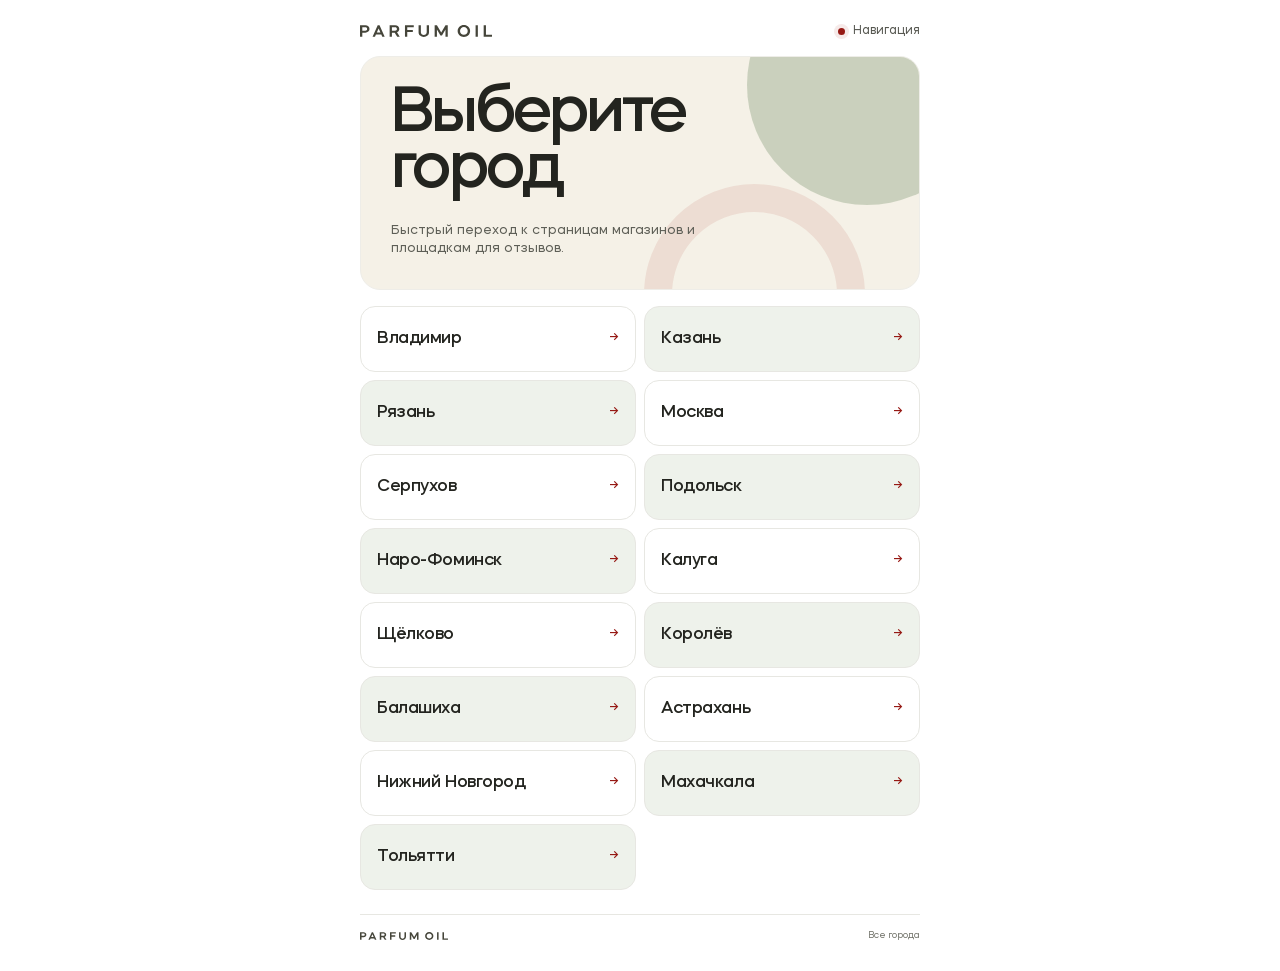
<file: index.html>
<!doctype html>
<html lang="ru">
  <head>
    <meta charset="UTF-8" />
    <meta name="viewport" content="width=device-width, initial-scale=1" />
    <meta name="theme-color" content="#ffffff" />
    <meta
      name="description"
      content="Быстрый переход к страницам магазинов PARFUM OIL по городам."
    />
    <title>PARFUM OIL — города</title>
    <link rel="preload" href="MazzardH-Regular.ttf" as="font" type="font/ttf" crossorigin />
    <link rel="preload" href="MazzardH-Medium.ttf" as="font" type="font/ttf" crossorigin />
    <link rel="stylesheet" href="styles.css" />
    <link rel="stylesheet" href="directory.css" />
  </head>
  <body class="directory-page">
    <main class="page-shell">
      <header class="topbar">
        <a class="wordmark" href="/" aria-label="PARFUM OIL — список городов">
          <img src="logo_parfumoil.svg" alt="PARFUM OIL" />
        </a>
        <span class="city"><i aria-hidden="true"></i>Навигация</span>
      </header>

      <section class="directory-intro" aria-labelledby="directory-title">
        <h1 id="directory-title">Выберите<br />город</h1>
        <p>Быстрый переход к страницам магазинов и площадкам для отзывов.</p>
      </section>

      <nav class="directory-grid" aria-label="Города PARFUM OIL">
        <a href="https://review.parfumoil.ru/vladimir/"><span>Владимир</span><b aria-hidden="true">→</b></a>
        <a href="https://review.parfumoil.ru/kazan/"><span>Казань</span><b aria-hidden="true">→</b></a>
        <a href="https://review.parfumoil.ru/ryazan/"><span>Рязань</span><b aria-hidden="true">→</b></a>
        <a href="https://review.parfumoil.ru/moscow-serpukhov-podolsk/"><span>Москва</span><b aria-hidden="true">→</b></a>
        <a href="https://review.parfumoil.ru/moscow-serpukhov-podolsk/"><span>Серпухов</span><b aria-hidden="true">→</b></a>
        <a href="https://review.parfumoil.ru/moscow-serpukhov-podolsk/"><span>Подольск</span><b aria-hidden="true">→</b></a>
        <a href="https://review.parfumoil.ru/naro-fominsk-kaluga/"><span>Наро-Фоминск</span><b aria-hidden="true">→</b></a>
        <a href="https://review.parfumoil.ru/naro-fominsk-kaluga/"><span>Калуга</span><b aria-hidden="true">→</b></a>
        <a href="https://review.parfumoil.ru/shchelkovo-korolev-balashikha/"><span>Щёлково</span><b aria-hidden="true">→</b></a>
        <a href="https://review.parfumoil.ru/shchelkovo-korolev-balashikha/"><span>Королёв</span><b aria-hidden="true">→</b></a>
        <a href="https://review.parfumoil.ru/shchelkovo-korolev-balashikha/"><span>Балашиха</span><b aria-hidden="true">→</b></a>
        <a href="https://review.parfumoil.ru/astrakhan/"><span>Астрахань</span><b aria-hidden="true">→</b></a>
        <a href="https://review.parfumoil.ru/nizhny-novgorod/"><span>Нижний Новгород</span><b aria-hidden="true">→</b></a>
        <a href="https://review.parfumoil.ru/makhachkala/"><span>Махачкала</span><b aria-hidden="true">→</b></a>
        <a href="https://review.parfumoil.ru/tolyatti/"><span>Тольятти</span><b aria-hidden="true">→</b></a>
      </nav>

      <footer>
        <img class="footer-logo" src="logo_parfumoil.svg" alt="PARFUM OIL" />
        <small>Все города</small>
      </footer>
    </main>
  </body>
</html>
</file>
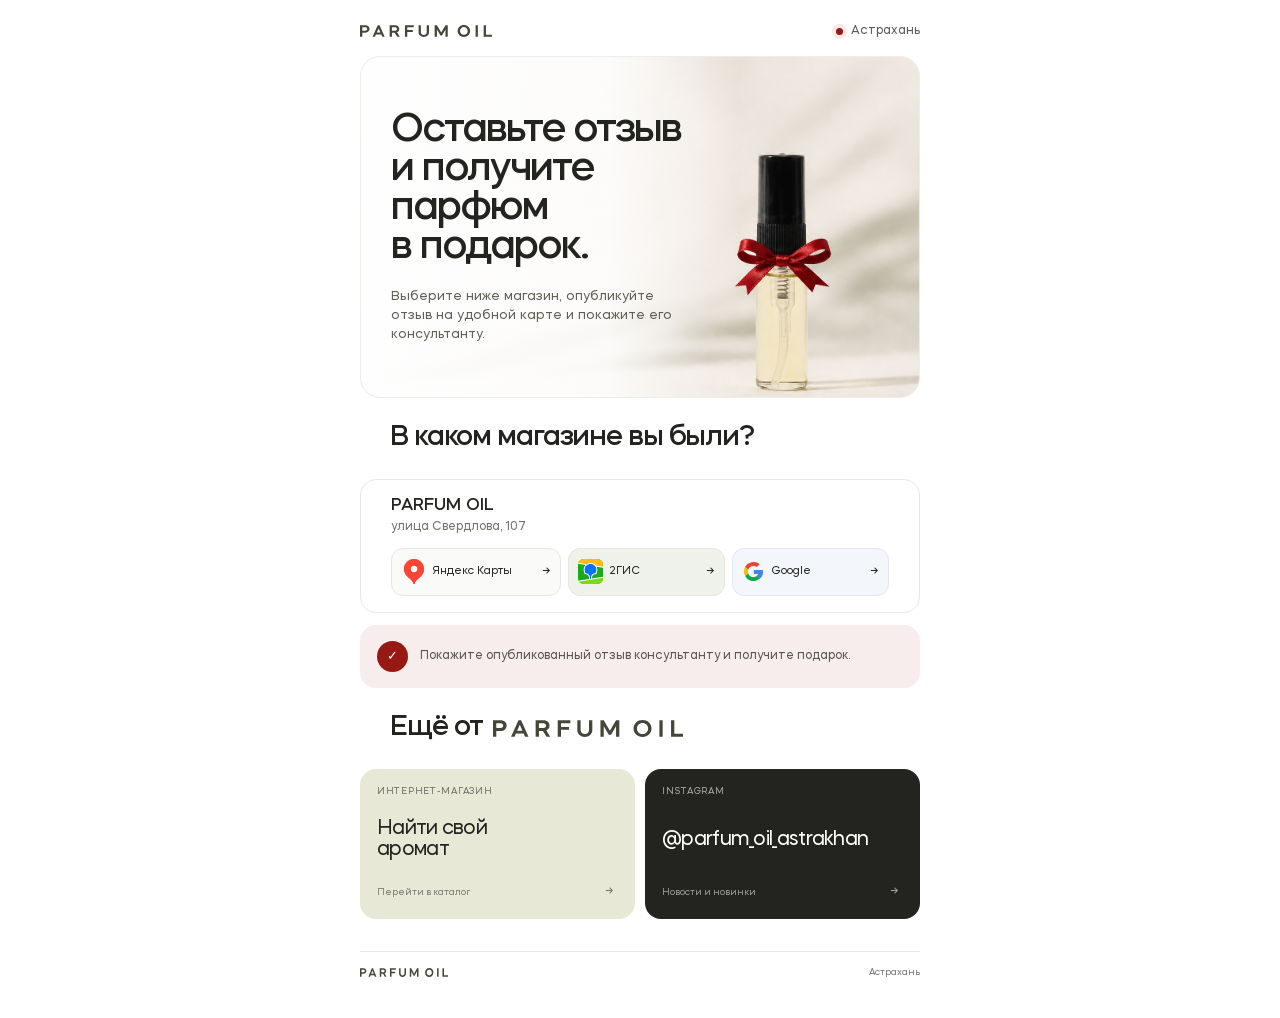
<file: astrakhan/index.html>
<!doctype html>
<html lang="ru">
  <head>
    <meta charset="UTF-8" />
    <meta name="viewport" content="width=device-width, initial-scale=1" />
    <meta name="theme-color" content="#ffffff" />
    <meta name="description" content="Адрес PARFUM OIL в Астрахани и ссылки для публикации отзыва." />
    <title>PARFUM OIL — Астрахань</title>
    <link rel="preload" href="../MazzardH-Regular.ttf" as="font" type="font/ttf" crossorigin />
    <link rel="preload" href="../MazzardH-Medium.ttf" as="font" type="font/ttf" crossorigin />
    <link rel="stylesheet" href="../styles.css?v=5" />
  </head>
  <body>
    <main class="page-shell">
      <header class="topbar"><a class="wordmark" href="#top" aria-label="PARFUM OIL — начало страницы"><img src="../logo_parfumoil.svg" alt="PARFUM OIL" /></a><span class="city"><i aria-hidden="true"></i>Астрахань</span></header>
      <section class="hero" id="top" aria-labelledby="hero-title"><img class="hero-image" src="../assets/banner-variants/banner-01-new-sample-gift-crisp-v2.png" alt="Пробник парфюма PARFUM OIL с подарочным бантом" /><div class="hero-copy"><h1 id="hero-title">Оставьте отзыв<br />и получите<br />парфюм<br />в подарок.</h1><p>Выберите ниже магазин, опубликуйте отзыв на удобной карте и покажите его консультанту.</p></div></section>
      <section class="locations" aria-labelledby="locations-title">
        <div class="section-heading"><h2 id="locations-title">В каком магазине вы были?</h2></div>
        <div class="location-list">
          <article class="location-card">
            <div class="location-copy"><div><h3>PARFUM OIL</h3><p>улица Свердлова, 107</p></div></div>
            <div class="map-links">
              <a href="https://yandex.ru/maps/-/CTdfI8lM" target="_blank" rel="noreferrer"><img src="../yandex-maps-logo.svg" alt="" /><span class="platform-name">Яндекс<span class="maps-word"> Карты</span></span><b aria-hidden="true">↗</b></a>
              <a class="gis" href="https://go.2gis.com/MHeFx" target="_blank" rel="noreferrer"><img src="../2gis-icon-logo.svg" alt="" /><span class="platform-name">2ГИС</span><b aria-hidden="true">↗</b></a>
              <a class="google" href="https://maps.app.goo.gl/Hb72A8y4QS6NWFDq8" target="_blank" rel="noreferrer"><img src="../google-logo-search-new-svgrepo-com.svg" alt="" /><span class="platform-name">Google</span><b aria-hidden="true">↗</b></a>
            </div>
          </article>
        </div>
      </section>
      <aside class="reward-note"><span aria-hidden="true">✓</span><p>Покажите опубликованный отзыв консультанту и получите подарок.</p></aside>
      <section class="discover" aria-labelledby="discover-title"><h2 id="discover-title"><span>Ещё от</span><img class="heading-logo" src="../logo_parfumoil.svg" alt="PARFUM OIL" /></h2><div class="discover-grid"><a class="discover-card shop-card" href="https://parfumoil.ru/1" target="_blank" rel="noreferrer"><span>Интернет-магазин</span><strong>Найти свой аромат</strong><small>Перейти в каталог <b aria-hidden="true">↗</b></small></a><a class="discover-card instagram-card" href="https://www.instagram.com/parfum_oil_astrakhan?igsi=Mjh3bnlyOHN2bmNt&amp;utm_source=qr" target="_blank" rel="noreferrer"><span>Instagram</span><strong>@parfum_oil_astrakhan</strong><small>Новости и новинки <b aria-hidden="true">↗</b></small></a></div></section>
      <footer><img class="footer-logo" src="../logo_parfumoil.svg" alt="PARFUM OIL" /><small>Астрахань</small></footer>
    </main>
  </body>
</html>
</file>
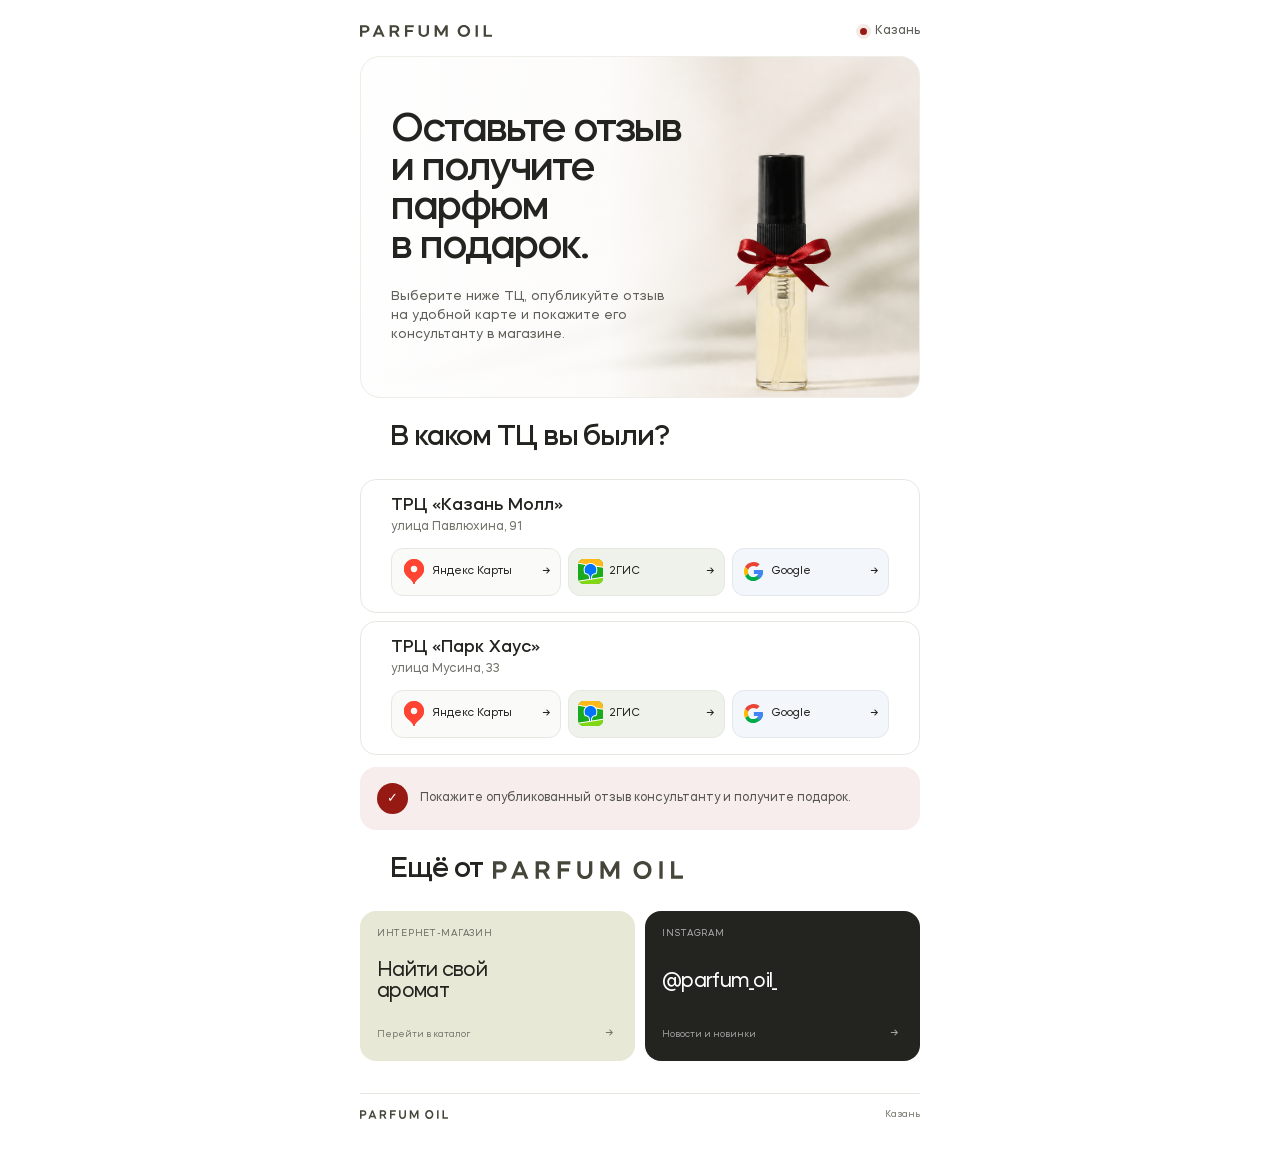
<file: kazan/index.html>
<!doctype html>
<html lang="ru">
  <head>
    <meta charset="UTF-8" />
    <meta name="viewport" content="width=device-width, initial-scale=1" />
    <meta name="theme-color" content="#ffffff" />
    <meta name="description" content="Адреса PARFUM OIL в Казани и ссылки для публикации отзыва." />
    <title>PARFUM OIL — Казань</title>
    <link rel="preload" href="../MazzardH-Regular.ttf" as="font" type="font/ttf" crossorigin />
    <link rel="preload" href="../MazzardH-Medium.ttf" as="font" type="font/ttf" crossorigin />
    <link rel="stylesheet" href="../styles.css?v=5" />
  </head>
  <body>
    <main class="page-shell">
      <header class="topbar">
        <a class="wordmark" href="#top" aria-label="PARFUM OIL — начало страницы"><img src="../logo_parfumoil.svg" alt="PARFUM OIL" /></a>
        <span class="city"><i aria-hidden="true"></i>Казань</span>
      </header>

      <section class="hero" id="top" aria-labelledby="hero-title">
        <img class="hero-image" src="../assets/banner-variants/banner-01-new-sample-gift-crisp-v2.png" alt="Пробник парфюма PARFUM OIL с подарочным бантом" />
        <div class="hero-copy">
          <h1 id="hero-title">Оставьте отзыв<br />и получите<br />парфюм<br />в подарок.</h1>
          <p>Выберите ниже ТЦ, опубликуйте отзыв на удобной карте и покажите его консультанту в магазине.</p>
        </div>
      </section>

      <section class="locations" aria-labelledby="locations-title">
        <div class="section-heading"><h2 id="locations-title">В каком ТЦ вы были?</h2></div>
        <div class="location-list">
          <article class="location-card">
            <div class="location-copy"><div><h3>ТРЦ «Казань Молл»</h3><p>улица Павлюхина, 91</p></div></div>
            <div class="map-links">
              <a href="https://yandex.ru/maps/org/parfum_oil/107893097899/?ll=49.148222%2C55.768608&amp;z=16" target="_blank" rel="noreferrer"><img src="../yandex-maps-logo.svg" alt="" /><span class="platform-name">Яндекс<span class="maps-word"> Карты</span></span><b aria-hidden="true">↗</b></a>
              <a class="gis" href="https://2gis.ru/kazan/firm/70000001082366268" target="_blank" rel="noreferrer"><img src="../2gis-icon-logo.svg" alt="" /><span class="platform-name">2ГИС</span><b aria-hidden="true">↗</b></a>
              <a class="google" href="https://www.google.com/maps/place/Parfum+Oil/@55.7682792,49.1486798,17z/data=!3m1!4b1!4m6!3m5!1s0x415eada8913787c1:0xb7ad265a49457d68!8m2!3d55.7682792!4d49.1486798!16s%2Fg%2F11z2k6qg8q?entry=ttu&amp;g_ep=EgoyMDI2MDkwMi4wIKXMDSoASAFQAw%3D%3D" target="_blank" rel="noreferrer"><img src="../google-logo-search-new-svgrepo-com.svg" alt="" /><span class="platform-name">Google</span><b aria-hidden="true">↗</b></a>
            </div>
          </article>
          <article class="location-card">
            <div class="location-copy"><div><h3>ТРЦ «Парк Хаус»</h3><p>улица Мусина, 33</p></div></div>
            <div class="map-links">
              <a href="https://yandex.ru/maps/org/parfum_oil/178090926527/?ll=49.118443%2C55.829421&amp;z=16" target="_blank" rel="noreferrer"><img src="../yandex-maps-logo.svg" alt="" /><span class="platform-name">Яндекс<span class="maps-word"> Карты</span></span><b aria-hidden="true">↗</b></a>
              <a class="gis" href="https://2gis.ru/kazan/firm/70000001064893540" target="_blank" rel="noreferrer"><img src="../2gis-icon-logo.svg" alt="" /><span class="platform-name">2ГИС</span><b aria-hidden="true">↗</b></a>
              <a class="google" href="https://www.google.com/maps/place/Parfum+Oil/@55.829421,49.118442,17z/data=!3m1!4b1!4m6!3m5!1s0x4159538e3e084777:0xc5fbd945e5803e58!8m2!3d55.829421!4d49.118442!16s%2Fg%2F11z2k7hh11?entry=ttu&amp;g_ep=EgoyMDI2MDkwMi4wIKXMDSoASAFQAw%3D%3D" target="_blank" rel="noreferrer"><img src="../google-logo-search-new-svgrepo-com.svg" alt="" /><span class="platform-name">Google</span><b aria-hidden="true">↗</b></a>
            </div>
          </article>
        </div>
      </section>

      <aside class="reward-note"><span aria-hidden="true">✓</span><p>Покажите опубликованный отзыв консультанту и получите подарок.</p></aside>
      <section class="discover" aria-labelledby="discover-title">
        <h2 id="discover-title"><span>Ещё от</span><img class="heading-logo" src="../logo_parfumoil.svg" alt="PARFUM OIL" /></h2>
        <div class="discover-grid">
          <a class="discover-card shop-card" href="https://parfumoil.ru/1" target="_blank" rel="noreferrer"><span>Интернет-магазин</span><strong>Найти свой аромат</strong><small>Перейти в каталог <b aria-hidden="true">↗</b></small></a>
          <a class="discover-card instagram-card" href="https://www.instagram.com/parfum_oil_/" target="_blank" rel="noreferrer"><span>Instagram</span><strong>@parfum_oil_</strong><small>Новости и новинки <b aria-hidden="true">↗</b></small></a>
        </div>
      </section>
      <footer><img class="footer-logo" src="../logo_parfumoil.svg" alt="PARFUM OIL" /><small>Казань</small></footer>
    </main>
  </body>
</html>
</file>
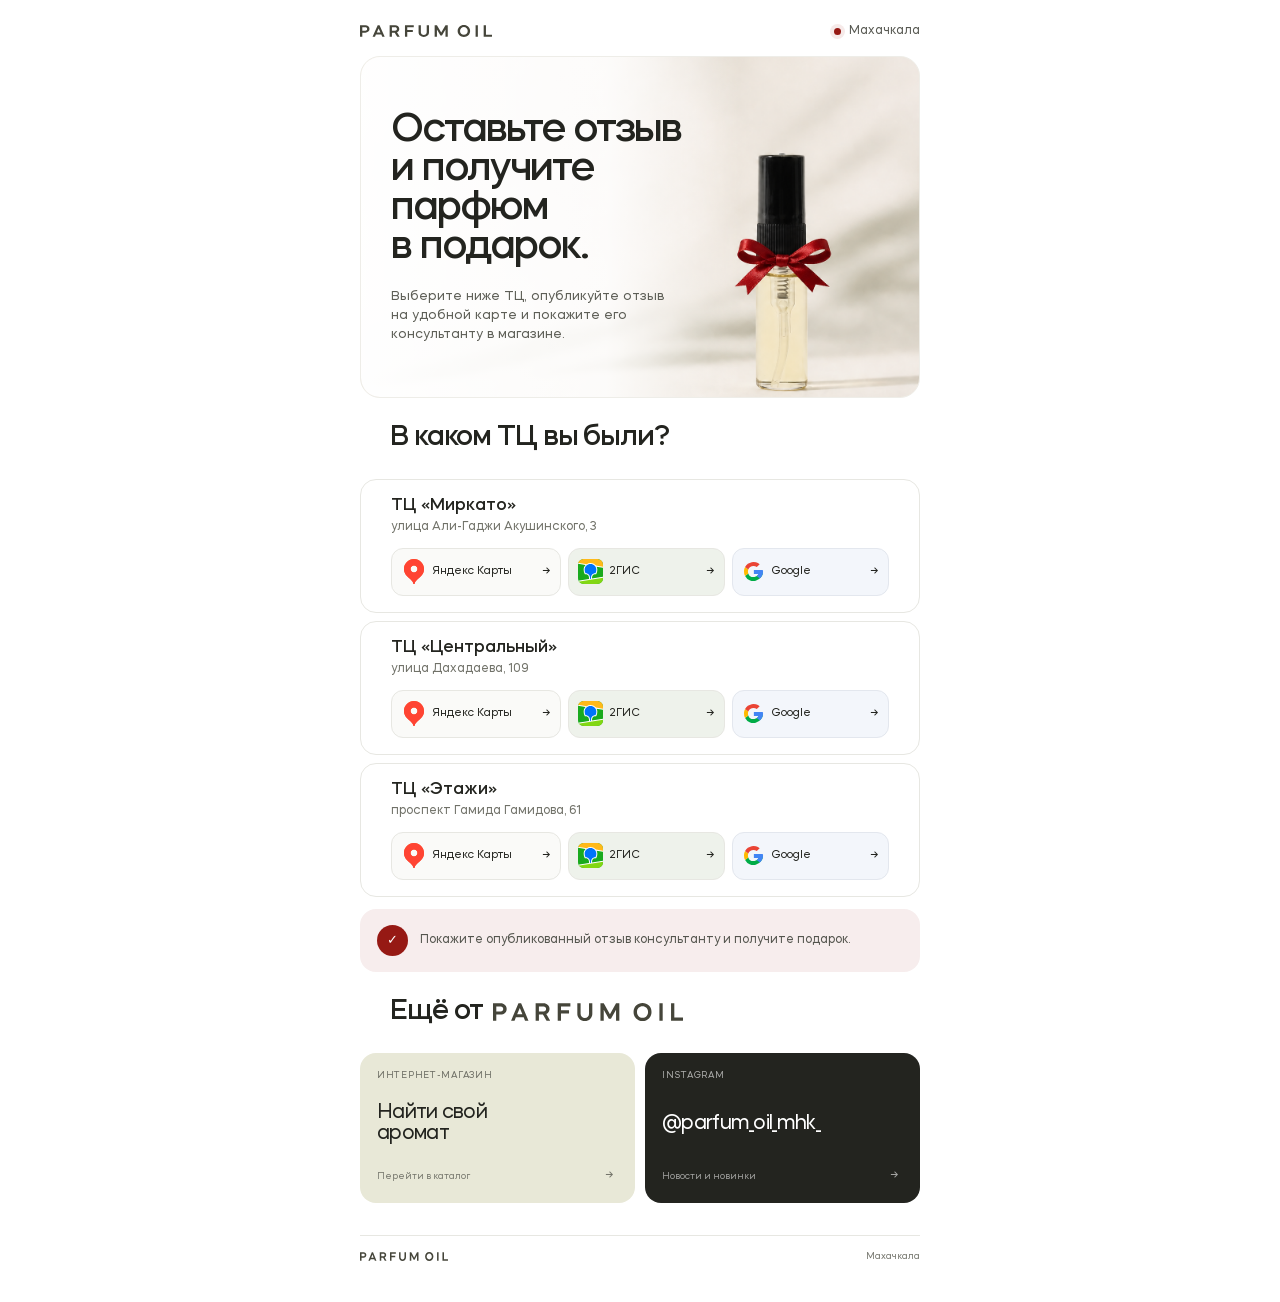
<file: makhachkala/index.html>
<!doctype html>
<html lang="ru">
  <head>
    <meta charset="UTF-8" />
    <meta name="viewport" content="width=device-width, initial-scale=1" />
    <meta name="theme-color" content="#ffffff" />
    <meta name="description" content="Адреса PARFUM OIL в Махачкале и ссылки для публикации отзыва." />
    <title>PARFUM OIL — Махачкала</title>
    <link rel="preload" href="../MazzardH-Regular.ttf" as="font" type="font/ttf" crossorigin />
    <link rel="preload" href="../MazzardH-Medium.ttf" as="font" type="font/ttf" crossorigin />
    <link rel="stylesheet" href="../styles.css?v=5" />
  </head>
  <body>
    <main class="page-shell">
      <header class="topbar"><a class="wordmark" href="#top" aria-label="PARFUM OIL — начало страницы"><img src="../logo_parfumoil.svg" alt="PARFUM OIL" /></a><span class="city"><i aria-hidden="true"></i>Махачкала</span></header>
      <section class="hero" id="top" aria-labelledby="hero-title"><img class="hero-image" src="../assets/banner-variants/banner-01-new-sample-gift-crisp-v2.png" alt="Пробник парфюма PARFUM OIL с подарочным бантом" /><div class="hero-copy"><h1 id="hero-title">Оставьте отзыв<br />и получите<br />парфюм<br />в подарок.</h1><p>Выберите ниже ТЦ, опубликуйте отзыв на удобной карте и покажите его консультанту в магазине.</p></div></section>
      <section class="locations" aria-labelledby="locations-title">
        <div class="section-heading"><h2 id="locations-title">В каком ТЦ вы были?</h2></div>
        <div class="location-list">
          <article class="location-card"><div class="location-copy"><div><h3>ТЦ «Миркато»</h3><p>улица Али-Гаджи Акушинского, 3</p></div></div><div class="map-links"><a href="https://yandex.ru/maps/org/parfum_oil/127835528680/?ll=47.469396%2C42.982321&amp;z=16" target="_blank" rel="noreferrer"><img src="../yandex-maps-logo.svg" alt="" /><span class="platform-name">Яндекс<span class="maps-word"> Карты</span></span><b aria-hidden="true">↗</b></a><a class="gis" href="https://2gis.ru/makhachkala/firm/70000001088825475" target="_blank" rel="noreferrer"><img src="../2gis-icon-logo.svg" alt="" /><span class="platform-name">2ГИС</span><b aria-hidden="true">↗</b></a><a class="google" href="https://www.google.com/maps/place/Parfum+Oil/@42.982321,47.469396,17z/data=!3m1!4b1!4m6!3m5!1s0x404ea15999df458d:0x39d32a410c8eeff2!8m2!3d42.982321!4d47.469396!16s%2Fg%2F11mygq1s7d?entry=ttu&amp;g_ep=EgoyMDI2MDkwMi4wIKXMDSoASAFQAw%3D%3D" target="_blank" rel="noreferrer"><img src="../google-logo-search-new-svgrepo-com.svg" alt="" /><span class="platform-name">Google</span><b aria-hidden="true">↗</b></a></div></article>
          <article class="location-card"><div class="location-copy"><div><h3>ТЦ «Центральный»</h3><p>улица Дахадаева, 109</p></div></div><div class="map-links"><a href="https://yandex.ru/maps/org/parfum_oil/231966500140/?ll=47.494594%2C42.968608&amp;z=16" target="_blank" rel="noreferrer"><img src="../yandex-maps-logo.svg" alt="" /><span class="platform-name">Яндекс<span class="maps-word"> Карты</span></span><b aria-hidden="true">↗</b></a><a class="gis" href="https://2gis.ru/makhachkala/firm/70000001094575457" target="_blank" rel="noreferrer"><img src="../2gis-icon-logo.svg" alt="" /><span class="platform-name">2ГИС</span><b aria-hidden="true">↗</b></a><a class="google" href="https://www.google.com/maps/place/Parfum+Oil/@42.968608,47.494594,17z/data=!3m1!4b1!4m6!3m5!1s0x404ea1c509a2a645:0xb49d5da5d6e292e!8m2!3d42.968608!4d47.494594!16s%2Fg%2F11z3mmh24z?entry=ttu&amp;g_ep=EgoyMDI2MDkwMi4wIKXMDSoASAFQAw%3D%3D" target="_blank" rel="noreferrer"><img src="../google-logo-search-new-svgrepo-com.svg" alt="" /><span class="platform-name">Google</span><b aria-hidden="true">↗</b></a></div></article>
          <article class="location-card"><div class="location-copy"><div><h3>ТЦ «Этажи»</h3><p>проспект Гамида Гамидова, 61</p></div></div><div class="map-links"><a href="https://yandex.ru/maps/org/parfum_oil/197861141908/?ll=47.509577%2C42.957465&amp;z=16" target="_blank" rel="noreferrer"><img src="../yandex-maps-logo.svg" alt="" /><span class="platform-name">Яндекс<span class="maps-word"> Карты</span></span><b aria-hidden="true">↗</b></a><a class="gis" href="https://2gis.ru/makhachkala/firm/70000001099746668" target="_blank" rel="noreferrer"><img src="../2gis-icon-logo.svg" alt="" /><span class="platform-name">2ГИС</span><b aria-hidden="true">↗</b></a><a class="google" href="https://www.google.com/maps/place/Parfum+Oil/@42.957465,47.509578,17z/data=!3m1!4b1!4m6!3m5!1s0x404ea10b57cd3aa9:0xcf89e15346051647!8m2!3d42.957465!4d47.509578!16s%2Fg%2F11n9w29qd7?entry=ttu&amp;g_ep=EgoyMDI2MDkwMi4wIKXMDSoASAFQAw%3D%3D" target="_blank" rel="noreferrer"><img src="../google-logo-search-new-svgrepo-com.svg" alt="" /><span class="platform-name">Google</span><b aria-hidden="true">↗</b></a></div></article>
        </div>
      </section>
      <aside class="reward-note"><span aria-hidden="true">✓</span><p>Покажите опубликованный отзыв консультанту и получите подарок.</p></aside>
      <section class="discover" aria-labelledby="discover-title"><h2 id="discover-title"><span>Ещё от</span><img class="heading-logo" src="../logo_parfumoil.svg" alt="PARFUM OIL" /></h2><div class="discover-grid"><a class="discover-card shop-card" href="https://parfumoil.ru/1" target="_blank" rel="noreferrer"><span>Интернет-магазин</span><strong>Найти свой аромат</strong><small>Перейти в каталог <b aria-hidden="true">↗</b></small></a><a class="discover-card instagram-card" href="https://www.instagram.com/parfum_oil_mhk_?igsi=MWlxNnl1dmhpZGRpcA%3D%3D" target="_blank" rel="noreferrer"><span>Instagram</span><strong>@parfum_oil_mhk_</strong><small>Новости и новинки <b aria-hidden="true">↗</b></small></a></div></section>
      <footer><img class="footer-logo" src="../logo_parfumoil.svg" alt="PARFUM OIL" /><small>Махачкала</small></footer>
    </main>
  </body>
</html>
</file>
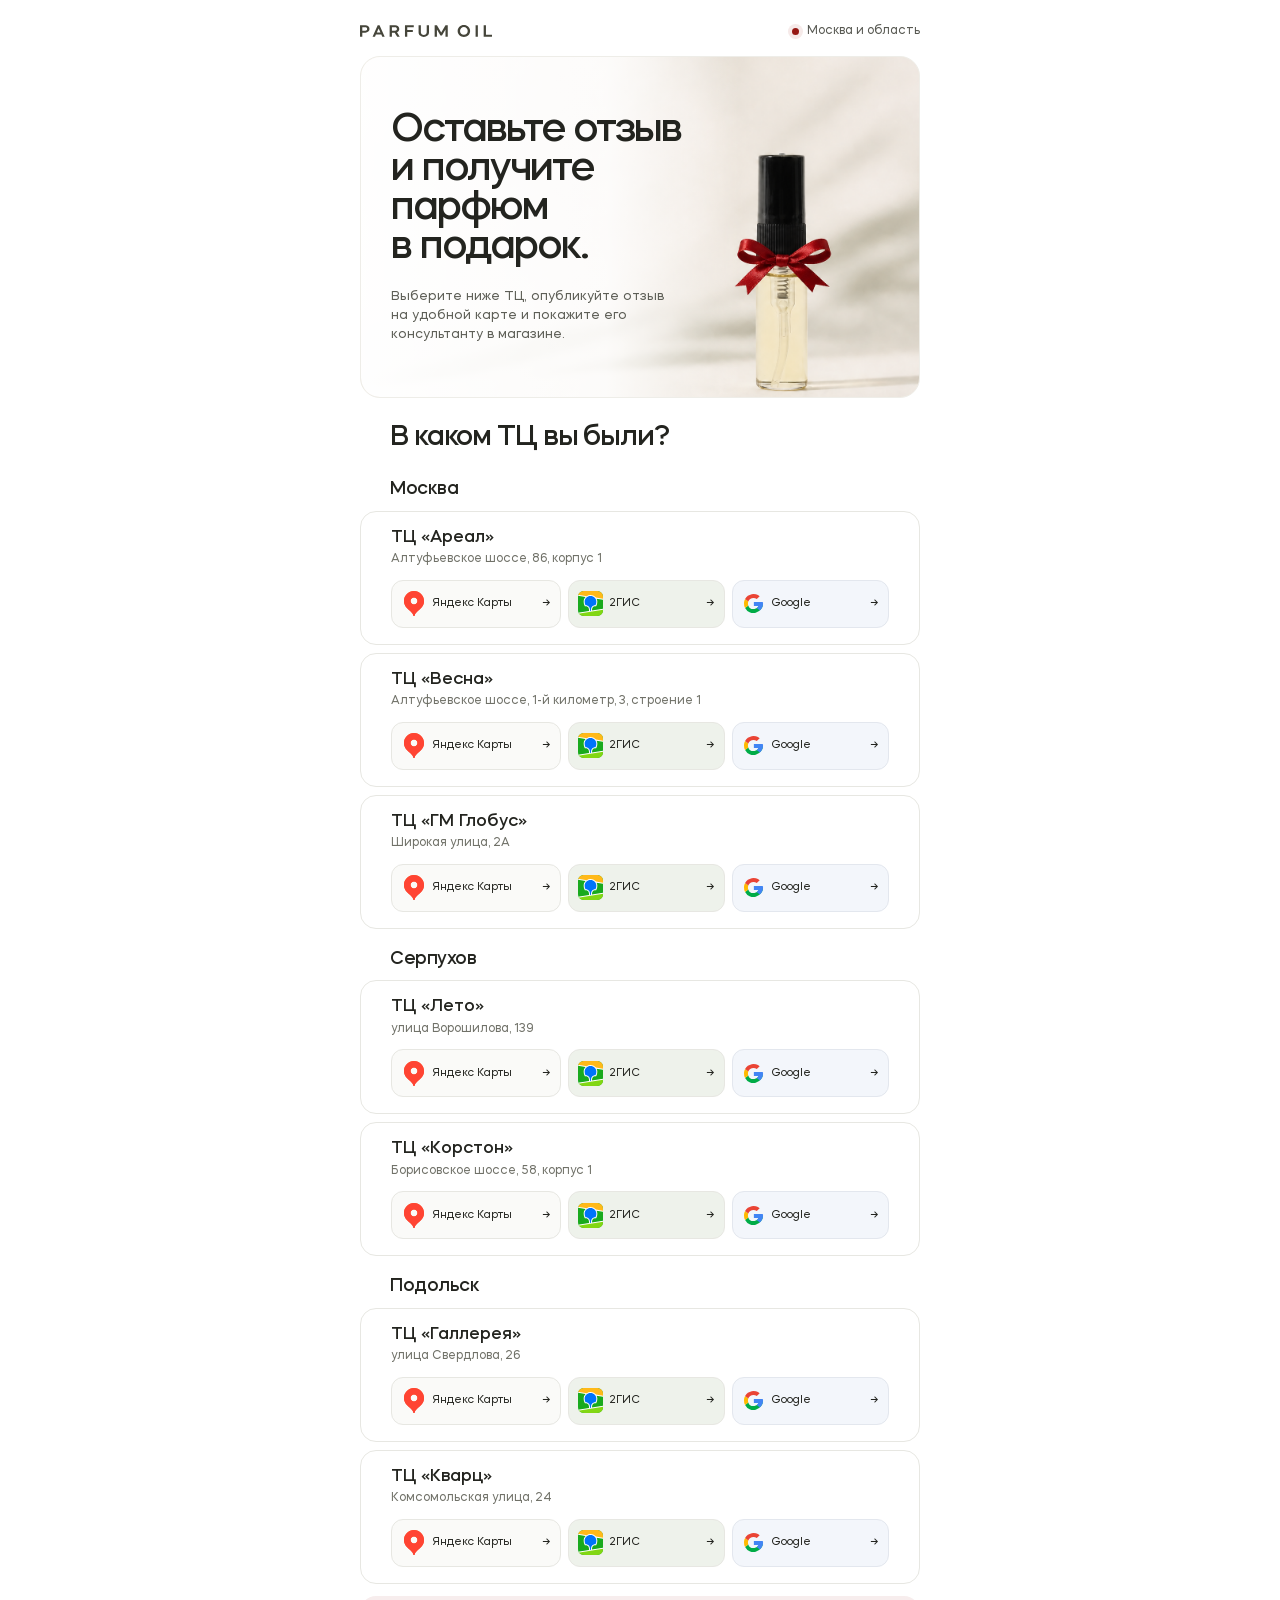
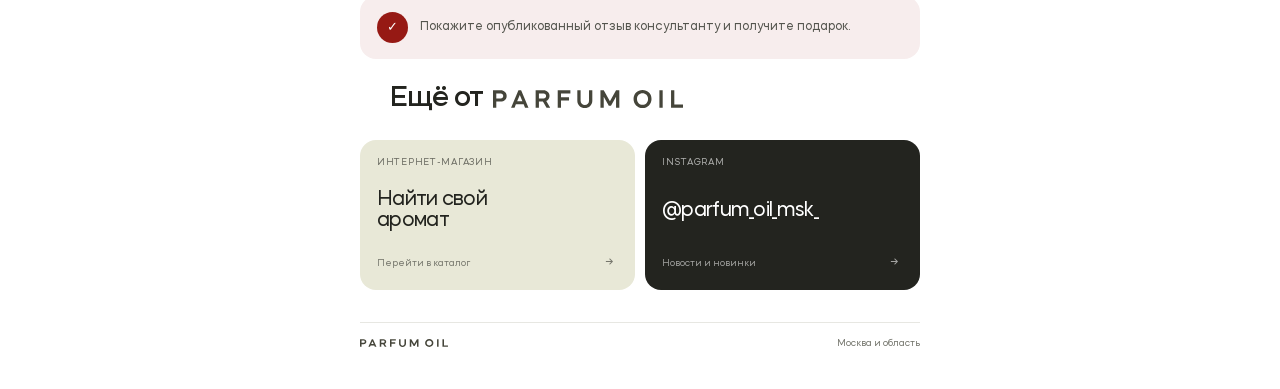
<file: moscow-serpukhov-podolsk/index.html>
<!doctype html>
<html lang="ru">
  <head>
    <meta charset="UTF-8" />
    <meta name="viewport" content="width=device-width, initial-scale=1" />
    <meta name="theme-color" content="#ffffff" />
    <meta name="description" content="Адреса PARFUM OIL в Москве, Серпухове и Подольске и ссылки для публикации отзыва." />
    <title>PARFUM OIL — Москва, Серпухов и Подольск</title>
    <link rel="preload" href="../MazzardH-Regular.ttf" as="font" type="font/ttf" crossorigin />
    <link rel="preload" href="../MazzardH-Medium.ttf" as="font" type="font/ttf" crossorigin />
    <link rel="stylesheet" href="../styles.css?v=5" />
  </head>
  <body>
    <main class="page-shell">
      <header class="topbar">
        <a class="wordmark" href="#top" aria-label="PARFUM OIL — начало страницы"><img src="../logo_parfumoil.svg" alt="PARFUM OIL" /></a>
        <span class="city"><i aria-hidden="true"></i>Москва и область</span>
      </header>

      <section class="hero" id="top" aria-labelledby="hero-title">
        <img class="hero-image" src="../assets/banner-variants/banner-01-new-sample-gift-crisp-v2.png" alt="Пробник парфюма PARFUM OIL с подарочным бантом" />
        <div class="hero-copy">
          <h1 id="hero-title">Оставьте отзыв<br />и получите<br />парфюм<br />в подарок.</h1>
          <p>Выберите ниже ТЦ, опубликуйте отзыв на удобной карте и покажите его консультанту в магазине.</p>
        </div>
      </section>

      <section class="locations" aria-labelledby="locations-title">
        <div class="section-heading"><h2 id="locations-title">В каком ТЦ вы были?</h2></div>
        <div class="location-list">
          <h3 class="location-city">Москва</h3>
          <article class="location-card">
            <div class="location-copy"><div><h3>ТЦ «Ареал»</h3><p>Алтуфьевское шоссе, 86, корпус 1</p></div></div>
            <div class="map-links">
              <a href="https://yandex.ru/maps/org/parfum_oil/149312919103/?ll=37.588234%2C55.897791&amp;z=16" target="_blank" rel="noreferrer"><img src="../yandex-maps-logo.svg" alt="" /><span class="platform-name">Яндекс<span class="maps-word"> Карты</span></span><b aria-hidden="true">↗</b></a>
              <a class="gis" href="https://2gis.ru/moscow/firm/70000001094374212" target="_blank" rel="noreferrer"><img src="../2gis-icon-logo.svg" alt="" /><span class="platform-name">2ГИС</span><b aria-hidden="true">↗</b></a>
              <a class="google" href="https://www.google.com/maps?cid=3151928202638495558" target="_blank" rel="noreferrer"><img src="../google-logo-search-new-svgrepo-com.svg" alt="" /><span class="platform-name">Google</span><b aria-hidden="true">↗</b></a>
            </div>
          </article>
          <article class="location-card">
            <div class="location-copy"><div><h3>ТЦ «Весна»</h3><p>Алтуфьевское шоссе, 1-й километр, 3, строение 1</p></div></div>
            <div class="map-links">
              <a href="https://yandex.ru/maps/org/parfum_oil/187590226233/?ll=37.585233%2C55.912637&amp;z=14" target="_blank" rel="noreferrer"><img src="../yandex-maps-logo.svg" alt="" /><span class="platform-name">Яндекс<span class="maps-word"> Карты</span></span><b aria-hidden="true">↗</b></a>
              <a class="gis" href="https://2gis.ru/moscow/firm/70000001052754332" target="_blank" rel="noreferrer"><img src="../2gis-icon-logo.svg" alt="" /><span class="platform-name">2ГИС</span><b aria-hidden="true">↗</b></a>
              <a class="google" href="https://www.google.com/maps/place/Parfum+Oil/@55.925031,37.5994524,17z/data=!4m6!3m5!1s0x46b53182d99ba271:0xcb2896934a6caef0!8m2!3d55.925031!4d37.5994524!16s%2Fg%2F11z21v9hr_?entry=ttu&amp;g_ep=EgoyMDI2MDkwMi4wIKXMDSoASAFQAw%3D%3D" target="_blank" rel="noreferrer"><img src="../google-logo-search-new-svgrepo-com.svg" alt="" /><span class="platform-name">Google</span><b aria-hidden="true">↗</b></a>
            </div>
          </article>
          <article class="location-card">
            <div class="location-copy"><div><h3>ТЦ «ГМ Глобус»</h3><p>Широкая улица, 2А</p></div></div>
            <div class="map-links">
              <a href="https://yandex.ru/maps/org/parfum_oil/64921825313/?ll=37.639132%2C55.887357&amp;z=16" target="_blank" rel="noreferrer"><img src="../yandex-maps-logo.svg" alt="" /><span class="platform-name">Яндекс<span class="maps-word"> Карты</span></span><b aria-hidden="true">↗</b></a>
              <a class="gis" href="https://2gis.ru/moscow/firm/70000001098634332" target="_blank" rel="noreferrer"><img src="../2gis-icon-logo.svg" alt="" /><span class="platform-name">2ГИС</span><b aria-hidden="true">↗</b></a>
              <a class="google" href="https://www.google.com/maps/place/Parfum+Oil/@55.88735,37.639128,17z/data=!3m1!4b1!4m6!3m5!1s0x46b537b474e406a3:0xf9c3f60f24d1f2f3!8m2!3d55.88735!4d37.639128!16s%2Fg%2F11n9w1rszz?entry=ttu&amp;g_ep=EgoyMDI2MDkwMi4wIKXMDSoASAFQAw%3D%3D" target="_blank" rel="noreferrer"><img src="../google-logo-search-new-svgrepo-com.svg" alt="" /><span class="platform-name">Google</span><b aria-hidden="true">↗</b></a>
            </div>
          </article>

          <h3 class="location-city">Серпухов</h3>
          <article class="location-card">
            <div class="location-copy"><div><h3>ТЦ «Лето»</h3><p>улица Ворошилова, 139</p></div></div>
            <div class="map-links">
              <a href="https://yandex.ru/maps/-/CTdfE-Pw" target="_blank" rel="noreferrer"><img src="../yandex-maps-logo.svg" alt="" /><span class="platform-name">Яндекс<span class="maps-word"> Карты</span></span><b aria-hidden="true">↗</b></a>
              <a class="gis" href="https://go.2gis.com/TujZ9" target="_blank" rel="noreferrer"><img src="../2gis-icon-logo.svg" alt="" /><span class="platform-name">2ГИС</span><b aria-hidden="true">↗</b></a>
              <a class="google" href="https://maps.app.goo.gl/W2Xf5TE7mGQPQA6z9" target="_blank" rel="noreferrer"><img src="../google-logo-search-new-svgrepo-com.svg" alt="" /><span class="platform-name">Google</span><b aria-hidden="true">↗</b></a>
            </div>
          </article>
          <article class="location-card">
            <div class="location-copy"><div><h3>ТЦ «Корстон»</h3><p>Борисовское шоссе, 58, корпус 1</p></div></div>
            <div class="map-links">
              <a href="https://yandex.ru/maps/org/parfum_oil/161696987194?si" target="_blank" rel="noreferrer"><img src="../yandex-maps-logo.svg" alt="" /><span class="platform-name">Яндекс<span class="maps-word"> Карты</span></span><b aria-hidden="true">↗</b></a>
              <a class="gis" href="https://2gis.ru/moscow_region/geo/70000001110528833" target="_blank" rel="noreferrer"><img src="../2gis-icon-logo.svg" alt="" /><span class="platform-name">2ГИС</span><b aria-hidden="true">↗</b></a>
              <a class="google" href="https://www.google.com/maps/search/?api=1&amp;query=PARFUM%20OIL%2C%20%D0%91%D0%BE%D1%80%D0%B8%D1%81%D0%BE%D0%B2%D1%81%D0%BA%D0%BE%D0%B5%20%D1%88%D0%BE%D1%81%D1%81%D0%B5%2C%2058%2C%20%D0%BA%D0%BE%D1%80%D0%BF%D1%83%D1%81%201%2C%20%D0%A1%D0%B5%D1%80%D0%BF%D1%83%D1%85%D0%BE%D0%B2" target="_blank" rel="noreferrer"><img src="../google-logo-search-new-svgrepo-com.svg" alt="" /><span class="platform-name">Google</span><b aria-hidden="true">↗</b></a>
            </div>
          </article>

          <h3 class="location-city">Подольск</h3>
          <article class="location-card">
            <div class="location-copy"><div><h3>ТЦ «Галлерея»</h3><p>улица Свердлова, 26</p></div></div>
            <div class="map-links">
              <a href="https://yandex.ru/maps/org/parfum_oil/60875656805/?ll=37.538305%2C55.424317&amp;z=16" target="_blank" rel="noreferrer"><img src="../yandex-maps-logo.svg" alt="" /><span class="platform-name">Яндекс<span class="maps-word"> Карты</span></span><b aria-hidden="true">↗</b></a>
              <a class="gis" href="https://2gis.ru/podolsk/firm/70000001076074435" target="_blank" rel="noreferrer"><img src="../2gis-icon-logo.svg" alt="" /><span class="platform-name">2ГИС</span><b aria-hidden="true">↗</b></a>
              <a class="google" href="https://www.google.com/maps/place/Parfum+Oil/@55.4242015,37.5376714,17z/data=!3m1!4b1!4m6!3m5!1s0x414aa9b43ce1b697:0xa1abc66f742f6694!8m2!3d55.4242015!4d37.5376714!16s%2Fg%2F11z3mm8n91?entry=ttu&amp;g_ep=EgoyMDI2MDkwMi4wIKXMDSoASAFQAw%3D%3D" target="_blank" rel="noreferrer"><img src="../google-logo-search-new-svgrepo-com.svg" alt="" /><span class="platform-name">Google</span><b aria-hidden="true">↗</b></a>
            </div>
          </article>
          <article class="location-card">
            <div class="location-copy"><div><h3>ТЦ «Кварц»</h3><p>Комсомольская улица, 24</p></div></div>
            <div class="map-links">
              <a href="https://yandex.ru/maps/org/parfum_oil/70259176334/?ll=37.558940%2C55.427402&amp;z=16" target="_blank" rel="noreferrer"><img src="../yandex-maps-logo.svg" alt="" /><span class="platform-name">Яндекс<span class="maps-word"> Карты</span></span><b aria-hidden="true">↗</b></a>
              <a class="gis" href="https://2gis.ru/podolsk/firm/70000001083492876" target="_blank" rel="noreferrer"><img src="../2gis-icon-logo.svg" alt="" /><span class="platform-name">2ГИС</span><b aria-hidden="true">↗</b></a>
              <a class="google" href="https://www.google.com/maps?cid=559274384385376679" target="_blank" rel="noreferrer"><img src="../google-logo-search-new-svgrepo-com.svg" alt="" /><span class="platform-name">Google</span><b aria-hidden="true">↗</b></a>
            </div>
          </article>
        </div>
      </section>

      <aside class="reward-note"><span aria-hidden="true">✓</span><p>Покажите опубликованный отзыв консультанту и получите подарок.</p></aside>
      <section class="discover" aria-labelledby="discover-title">
        <h2 id="discover-title"><span>Ещё от</span><img class="heading-logo" src="../logo_parfumoil.svg" alt="PARFUM OIL" /></h2>
        <div class="discover-grid">
          <a class="discover-card shop-card" href="https://parfumoil.ru/1" target="_blank" rel="noreferrer"><span>Интернет-магазин</span><strong>Найти свой аромат</strong><small>Перейти в каталог <b aria-hidden="true">↗</b></small></a>
          <a class="discover-card instagram-card" href="https://www.instagram.com/parfum_oil_msk_?igsi=MWhseDZ0b2dmMmQ4MQ==" target="_blank" rel="noreferrer"><span>Instagram</span><strong>@parfum_oil_msk_</strong><small>Новости и новинки <b aria-hidden="true">↗</b></small></a>
        </div>
      </section>
      <footer><img class="footer-logo" src="../logo_parfumoil.svg" alt="PARFUM OIL" /><small>Москва и область</small></footer>
    </main>
  </body>
</html>
</file>
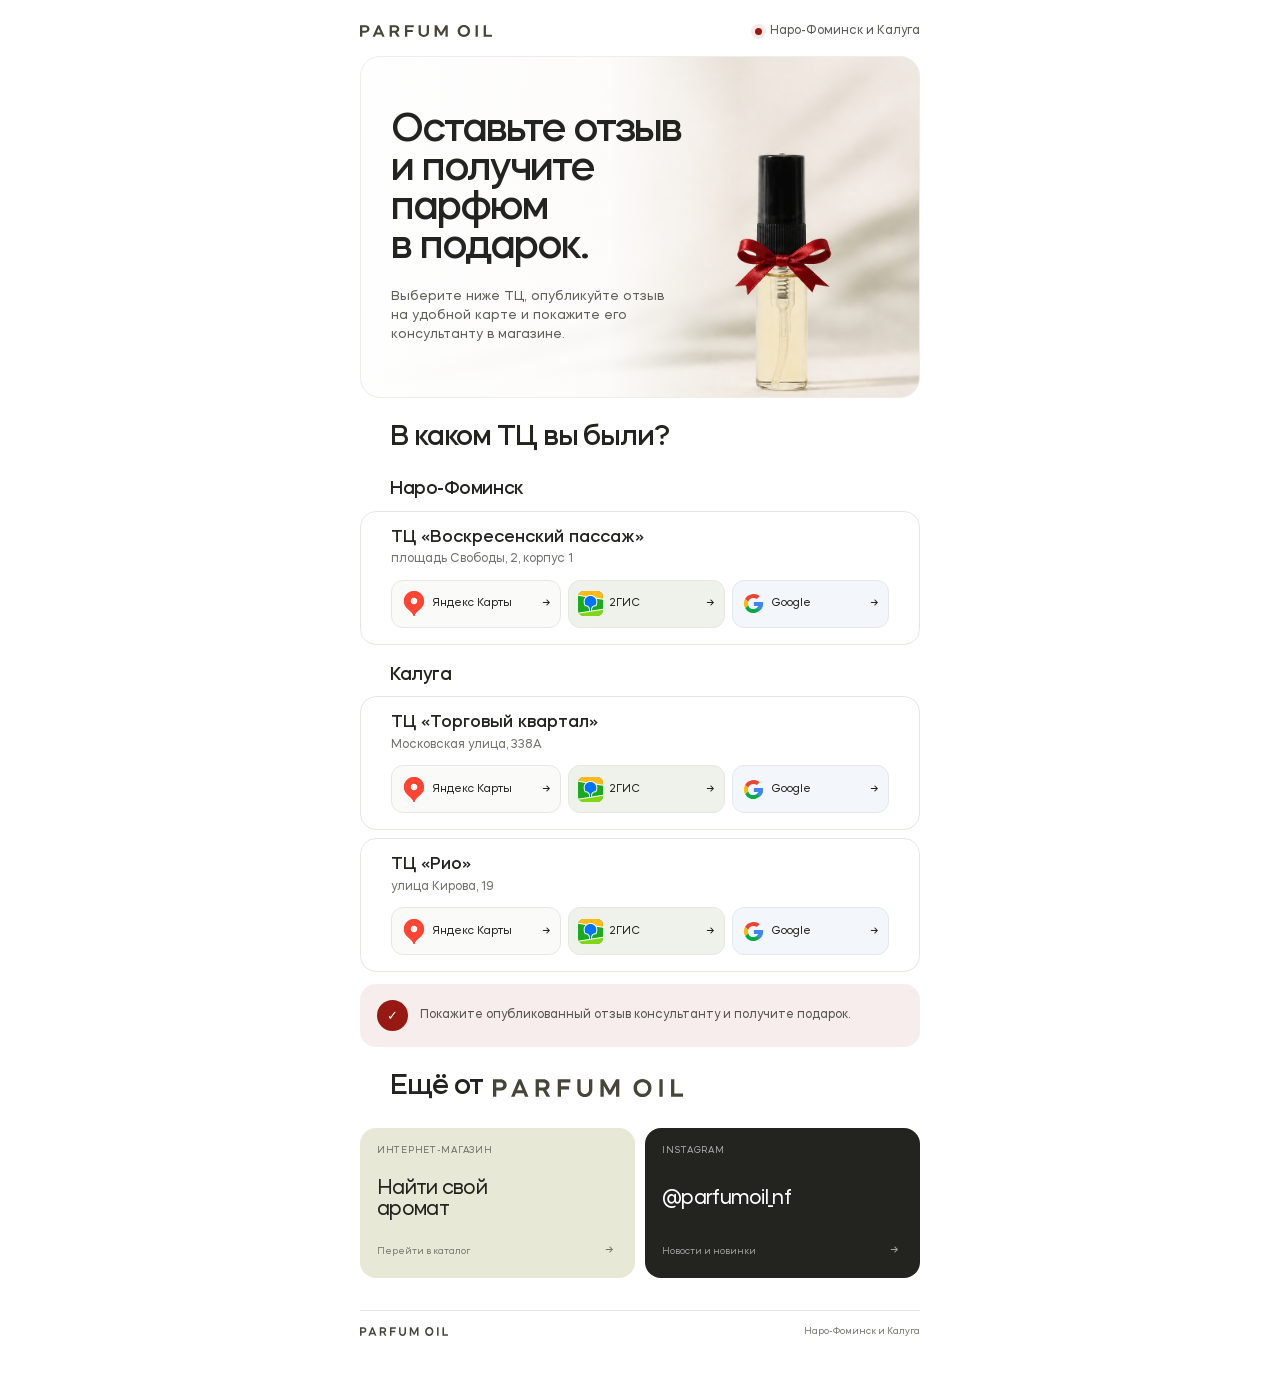
<file: naro-fominsk-kaluga/index.html>
<!doctype html>
<html lang="ru">
  <head>
    <meta charset="UTF-8" />
    <meta name="viewport" content="width=device-width, initial-scale=1" />
    <meta name="theme-color" content="#ffffff" />
    <meta name="description" content="Адреса PARFUM OIL в Наро-Фоминске и Калуге и ссылки для публикации отзыва." />
    <title>PARFUM OIL — Наро-Фоминск и Калуга</title>
    <link rel="preload" href="../MazzardH-Regular.ttf" as="font" type="font/ttf" crossorigin />
    <link rel="preload" href="../MazzardH-Medium.ttf" as="font" type="font/ttf" crossorigin />
    <link rel="stylesheet" href="../styles.css?v=5" />
  </head>
  <body>
    <main class="page-shell">
      <header class="topbar">
        <a class="wordmark" href="#top" aria-label="PARFUM OIL — начало страницы"><img src="../logo_parfumoil.svg" alt="PARFUM OIL" /></a>
        <span class="city"><i aria-hidden="true"></i>Наро-Фоминск и Калуга</span>
      </header>
      <section class="hero" id="top" aria-labelledby="hero-title">
        <img class="hero-image" src="../assets/banner-variants/banner-01-new-sample-gift-crisp-v2.png" alt="Пробник парфюма PARFUM OIL с подарочным бантом" />
        <div class="hero-copy"><h1 id="hero-title">Оставьте отзыв<br />и получите<br />парфюм<br />в подарок.</h1><p>Выберите ниже ТЦ, опубликуйте отзыв на удобной карте и покажите его консультанту в магазине.</p></div>
      </section>
      <section class="locations" aria-labelledby="locations-title">
        <div class="section-heading"><h2 id="locations-title">В каком ТЦ вы были?</h2></div>
        <div class="location-list">
          <h3 class="location-city">Наро-Фоминск</h3>
          <article class="location-card">
            <div class="location-copy"><div><h3>ТЦ «Воскресенский пассаж»</h3><p>площадь Свободы, 2, корпус 1</p></div></div>
            <div class="map-links">
              <a href="https://yandex.ru/maps/org/parfum_oil/56954347949/?ll=36.735264%2C55.388165&amp;z=13" target="_blank" rel="noreferrer"><img src="../yandex-maps-logo.svg" alt="" /><span class="platform-name">Яндекс<span class="maps-word"> Карты</span></span><b aria-hidden="true">↗</b></a>
              <a class="gis" href="https://2gis.ru/naro-fominsk/firm/70000001065190864" target="_blank" rel="noreferrer"><img src="../2gis-icon-logo.svg" alt="" /><span class="platform-name">2ГИС</span><b aria-hidden="true">↗</b></a>
              <a class="google" href="https://www.google.com/maps/place/Parfum+Oil/@55.388087,36.735112,17z/data=!3m1!4b1!4m6!3m5!1s0x46cab10430c31f99:0x8fdd6fca562b7f88!8m2!3d55.388087!4d36.735112!16s%2Fg%2F11z2k7567j?entry=ttu&amp;g_ep=EgoyMDI2MDkwMi4wIKXMDSoASAFQAw%3D%3D" target="_blank" rel="noreferrer"><img src="../google-logo-search-new-svgrepo-com.svg" alt="" /><span class="platform-name">Google</span><b aria-hidden="true">↗</b></a>
            </div>
          </article>
          <h3 class="location-city">Калуга</h3>
          <article class="location-card">
            <div class="location-copy"><div><h3>ТЦ «Торговый квартал»</h3><p>Московская улица, 338А</p></div></div>
            <div class="map-links">
              <a href="https://yandex.ru/maps/org/parfum_oil/101264802457/?ll=36.247911%2C54.586655&amp;z=16" target="_blank" rel="noreferrer"><img src="../yandex-maps-logo.svg" alt="" /><span class="platform-name">Яндекс<span class="maps-word"> Карты</span></span><b aria-hidden="true">↗</b></a>
              <a class="gis" href="https://2gis.ru/kaluga/firm/70000001079277180" target="_blank" rel="noreferrer"><img src="../2gis-icon-logo.svg" alt="" /><span class="platform-name">2ГИС</span><b aria-hidden="true">↗</b></a>
              <a class="google" href="https://www.google.com/maps/place/Parfum+Oil/@54.586655,36.247911,17z/data=!3m1!4b1!4m6!3m5!1s0x4134b7cf2dc8e245:0x7ef43e7ce9e7e107!8m2!3d54.586655!4d36.247911!16s%2Fg%2F11n9w204_w?entry=ttu&amp;g_ep=EgoyMDI2MDkwMi4wIKXMDSoASAFQAw%3D%3D" target="_blank" rel="noreferrer"><img src="../google-logo-search-new-svgrepo-com.svg" alt="" /><span class="platform-name">Google</span><b aria-hidden="true">↗</b></a>
            </div>
          </article>
          <article class="location-card">
            <div class="location-copy"><div><h3>ТЦ «Рио»</h3><p>улица Кирова, 19</p></div></div>
            <div class="map-links">
              <a href="https://yandex.ru/maps/org/parfum_oil/147156309717/?ll=36.252223%2C54.515628&amp;z=16" target="_blank" rel="noreferrer"><img src="../yandex-maps-logo.svg" alt="" /><span class="platform-name">Яндекс<span class="maps-word"> Карты</span></span><b aria-hidden="true">↗</b></a>
              <a class="gis" href="https://2gis.ru/kaluga/firm/70000001080732414" target="_blank" rel="noreferrer"><img src="../2gis-icon-logo.svg" alt="" /><span class="platform-name">2ГИС</span><b aria-hidden="true">↗</b></a>
              <a class="google" href="https://www.google.com/maps/place/Parfum+Oil/@54.515628,36.252223,17z/data=!3m1!4b1!4m6!3m5!1s0x4134bb734389ac29:0x575a6dcca486c61d!8m2!3d54.515628!4d36.252223!16s%2Fg%2F11z2k787d5?entry=ttu&amp;g_ep=EgoyMDI2MDkwMi4wIKXMDSoASAFQAw%3D%3D" target="_blank" rel="noreferrer"><img src="../google-logo-search-new-svgrepo-com.svg" alt="" /><span class="platform-name">Google</span><b aria-hidden="true">↗</b></a>
            </div>
          </article>
        </div>
      </section>
      <aside class="reward-note"><span aria-hidden="true">✓</span><p>Покажите опубликованный отзыв консультанту и получите подарок.</p></aside>
      <section class="discover" aria-labelledby="discover-title"><h2 id="discover-title"><span>Ещё от</span><img class="heading-logo" src="../logo_parfumoil.svg" alt="PARFUM OIL" /></h2><div class="discover-grid"><a class="discover-card shop-card" href="https://parfumoil.ru/1" target="_blank" rel="noreferrer"><span>Интернет-магазин</span><strong>Найти свой аромат</strong><small>Перейти в каталог <b aria-hidden="true">↗</b></small></a><a class="discover-card instagram-card" href="https://www.instagram.com/parfumoil_nf?igsi=aWttM3I4emRoZHdn" target="_blank" rel="noreferrer"><span>Instagram</span><strong>@parfumoil_nf</strong><small>Новости и новинки <b aria-hidden="true">↗</b></small></a></div></section>
      <footer><img class="footer-logo" src="../logo_parfumoil.svg" alt="PARFUM OIL" /><small>Наро-Фоминск и Калуга</small></footer>
    </main>
  </body>
</html>
</file>
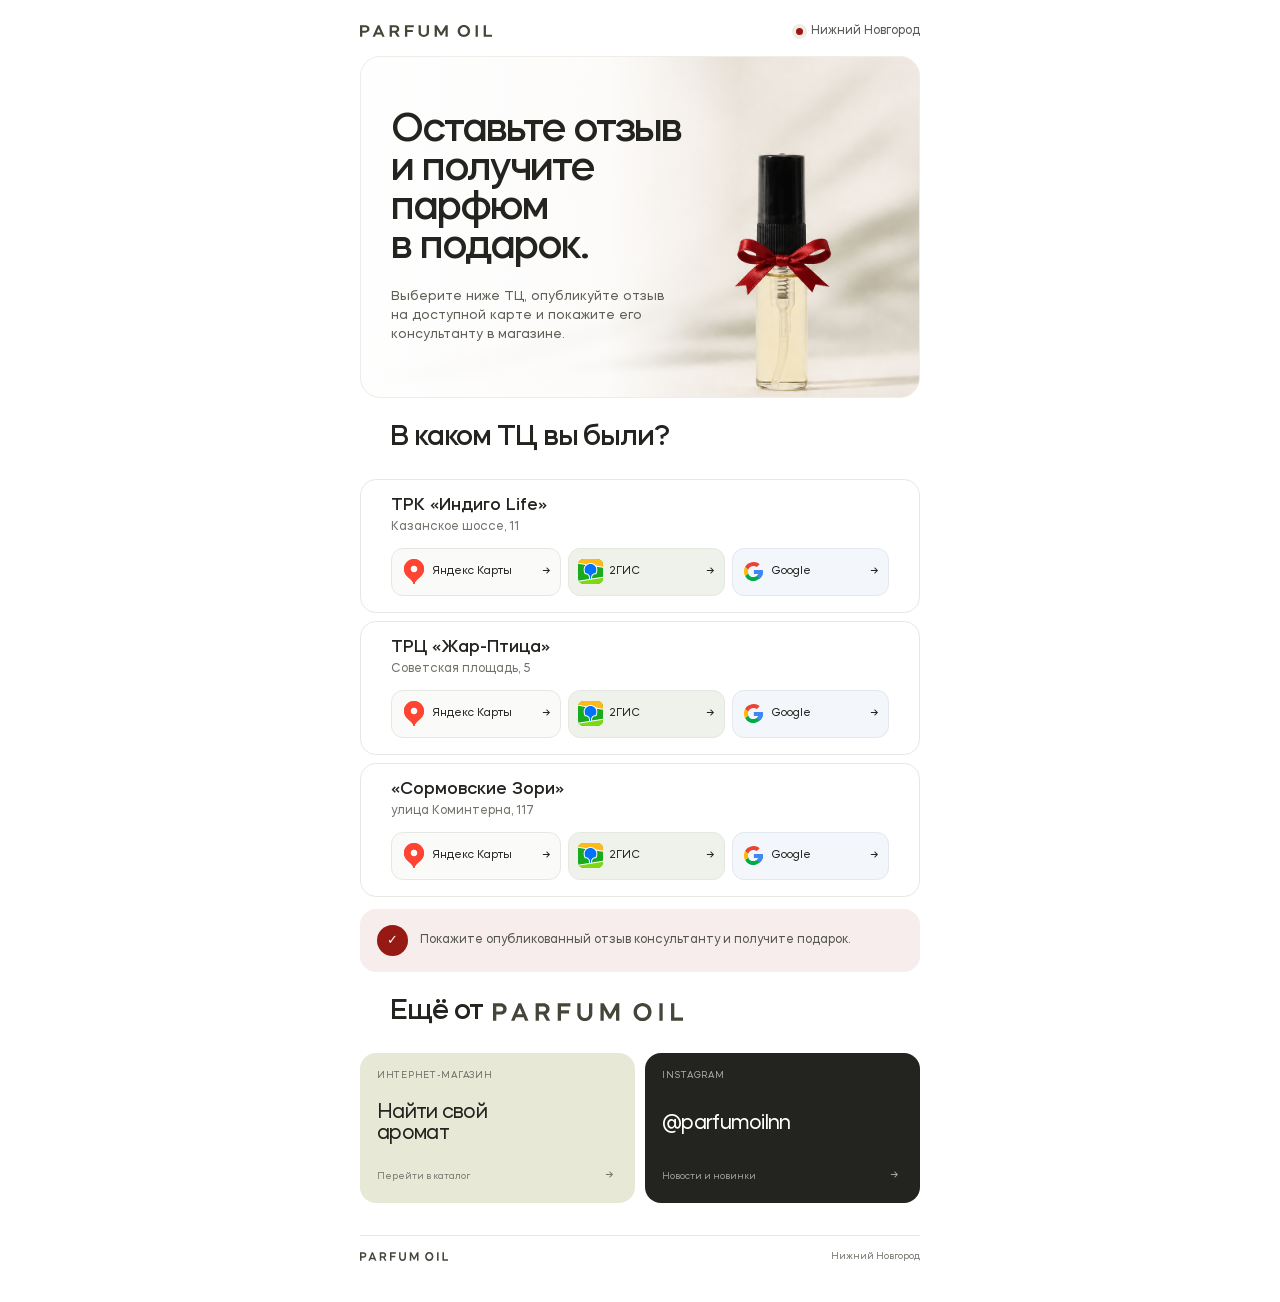
<file: nizhny-novgorod/index.html>
<!doctype html>
<html lang="ru">
  <head>
    <meta charset="UTF-8" />
    <meta name="viewport" content="width=device-width, initial-scale=1" />
    <meta name="theme-color" content="#ffffff" />
    <meta name="description" content="Адреса PARFUM OIL в Нижнем Новгороде и ссылки для публикации отзыва." />
    <title>PARFUM OIL — Нижний Новгород</title>
    <link rel="preload" href="../MazzardH-Regular.ttf" as="font" type="font/ttf" crossorigin />
    <link rel="preload" href="../MazzardH-Medium.ttf" as="font" type="font/ttf" crossorigin />
    <link rel="stylesheet" href="../styles.css?v=5" />
  </head>
  <body>
    <main class="page-shell">
      <header class="topbar"><a class="wordmark" href="#top" aria-label="PARFUM OIL — начало страницы"><img src="../logo_parfumoil.svg" alt="PARFUM OIL" /></a><span class="city"><i aria-hidden="true"></i>Нижний Новгород</span></header>
      <section class="hero" id="top" aria-labelledby="hero-title"><img class="hero-image" src="../assets/banner-variants/banner-01-new-sample-gift-crisp-v2.png" alt="Пробник парфюма PARFUM OIL с подарочным бантом" /><div class="hero-copy"><h1 id="hero-title">Оставьте отзыв<br />и получите<br />парфюм<br />в подарок.</h1><p>Выберите ниже ТЦ, опубликуйте отзыв на доступной карте и покажите его консультанту в магазине.</p></div></section>
      <section class="locations" aria-labelledby="locations-title">
        <div class="section-heading"><h2 id="locations-title">В каком ТЦ вы были?</h2></div>
        <div class="location-list">
          <article class="location-card">
            <div class="location-copy"><div><h3>ТРК «Индиго Life»</h3><p>Казанское шоссе, 11</p></div></div>
            <div class="map-links">
              <a href="https://yandex.ru/maps/org/parfum_oil/158716698654/?ll=44.073054%2C56.290335&amp;z=16" target="_blank" rel="noreferrer"><img src="../yandex-maps-logo.svg" alt="" /><span class="platform-name">Яндекс<span class="maps-word"> Карты</span></span><b aria-hidden="true">↗</b></a>
              <a class="gis" href="https://2gis.ru/n_novgorod/firm/70000001115341849" target="_blank" rel="noreferrer"><img src="../2gis-icon-logo.svg" alt="" /><span class="platform-name">2ГИС</span><b aria-hidden="true">↗</b></a>
              <a class="google" href="https://www.google.com/maps/place/Parfum+Oil/@56.290326,44.0730391,17z/data=!3m1!4b1!4m6!3m5!1s0x4151d5bff3a2aad5:0xbf369a43f31badef!8m2!3d56.290326!4d44.0730391!16s%2Fg%2F11nt9sw9bt?entry=ttu&amp;g_ep=EgoyMDI2MDkwMi4wIKXMDSoASAFQAw%3D%3D" target="_blank" rel="noreferrer"><img src="../google-logo-search-new-svgrepo-com.svg" alt="" /><span class="platform-name">Google</span><b aria-hidden="true">↗</b></a>
            </div>
          </article>
          <article class="location-card">
            <div class="location-copy"><div><h3>ТРЦ «Жар-Птица»</h3><p>Советская площадь, 5</p></div></div>
            <div class="map-links">
              <a href="https://yandex.ru/maps/-/CTdfAJy7" target="_blank" rel="noreferrer"><img src="../yandex-maps-logo.svg" alt="" /><span class="platform-name">Яндекс<span class="maps-word"> Карты</span></span><b aria-hidden="true">↗</b></a>
              <a class="gis" href="https://2gis.ru/n_novgorod/firm/70000001116557709" target="_blank" rel="noreferrer"><img src="../2gis-icon-logo.svg" alt="" /><span class="platform-name">2ГИС</span><b aria-hidden="true">↗</b></a>
              <a class="google" href="https://maps.app.goo.gl/NqZLUutrYuJEgGcV6" target="_blank" rel="noreferrer"><img src="../google-logo-search-new-svgrepo-com.svg" alt="" /><span class="platform-name">Google</span><b aria-hidden="true">↗</b></a>
            </div>
          </article>
          <article class="location-card">
            <div class="location-copy"><div><h3>«Сормовские Зори»</h3><p>улица Коминтерна, 117</p></div></div>
            <div class="map-links">
              <a href="https://yandex.ru/maps/org/parfum_oil/19376149564/?ll=43.868356%2C56.350333&amp;z=16" target="_blank" rel="noreferrer"><img src="../yandex-maps-logo.svg" alt="" /><span class="platform-name">Яндекс<span class="maps-word"> Карты</span></span><b aria-hidden="true">↗</b></a>
              <a class="gis" href="https://2gis.ru/n_novgorod/firm/70000001115949691" target="_blank" rel="noreferrer"><img src="../2gis-icon-logo.svg" alt="" /><span class="platform-name">2ГИС</span><b aria-hidden="true">↗</b></a>
              <a class="google" href="https://www.google.com/maps?cid=12934272578790253593" target="_blank" rel="noreferrer"><img src="../google-logo-search-new-svgrepo-com.svg" alt="" /><span class="platform-name">Google</span><b aria-hidden="true">↗</b></a>
            </div>
          </article>
        </div>
      </section>
      <aside class="reward-note"><span aria-hidden="true">✓</span><p>Покажите опубликованный отзыв консультанту и получите подарок.</p></aside>
      <section class="discover" aria-labelledby="discover-title"><h2 id="discover-title"><span>Ещё от</span><img class="heading-logo" src="../logo_parfumoil.svg" alt="PARFUM OIL" /></h2><div class="discover-grid"><a class="discover-card shop-card" href="https://parfumoil.ru/1" target="_blank" rel="noreferrer"><span>Интернет-магазин</span><strong>Найти свой аромат</strong><small>Перейти в каталог <b aria-hidden="true">↗</b></small></a><a class="discover-card instagram-card" href="https://www.instagram.com/parfumoilnn?utm_source=qr" target="_blank" rel="noreferrer"><span>Instagram</span><strong>@parfumoilnn</strong><small>Новости и новинки <b aria-hidden="true">↗</b></small></a></div></section>
      <footer><img class="footer-logo" src="../logo_parfumoil.svg" alt="PARFUM OIL" /><small>Нижний Новгород</small></footer>
    </main>
  </body>
</html>
</file>
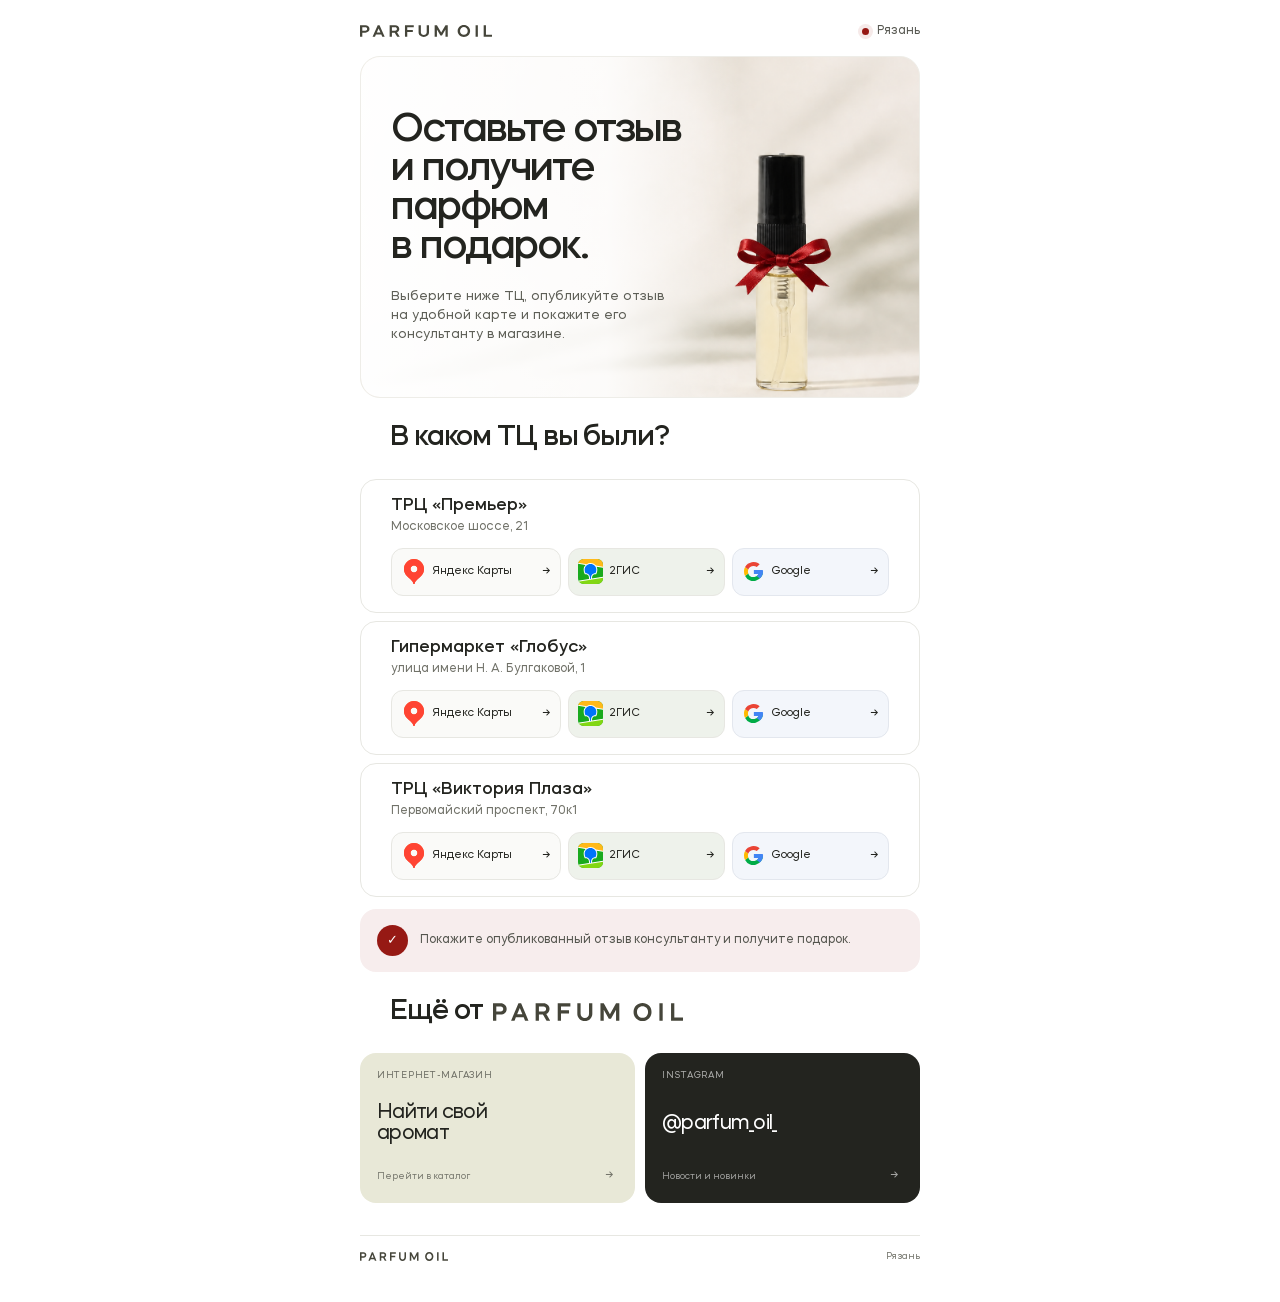
<file: ryazan/index.html>
<!doctype html>
<html lang="ru">
  <head>
    <meta charset="UTF-8" />
    <meta name="viewport" content="width=device-width, initial-scale=1" />
    <meta name="theme-color" content="#ffffff" />
    <meta name="description" content="Адреса PARFUM OIL в Рязани и ссылки для публикации отзыва." />
    <title>PARFUM OIL — Рязань</title>
    <link rel="preload" href="../MazzardH-Regular.ttf" as="font" type="font/ttf" crossorigin />
    <link rel="preload" href="../MazzardH-Medium.ttf" as="font" type="font/ttf" crossorigin />
    <link rel="stylesheet" href="../styles.css?v=5" />
  </head>
  <body>
    <main class="page-shell">
      <header class="topbar">
        <a class="wordmark" href="#top" aria-label="PARFUM OIL — начало страницы"><img src="../logo_parfumoil.svg" alt="PARFUM OIL" /></a>
        <span class="city"><i aria-hidden="true"></i>Рязань</span>
      </header>

      <section class="hero" id="top" aria-labelledby="hero-title">
        <img class="hero-image" src="../assets/banner-variants/banner-01-new-sample-gift-crisp-v2.png" alt="Пробник парфюма PARFUM OIL с подарочным бантом" />
        <div class="hero-copy">
          <h1 id="hero-title">Оставьте отзыв<br />и получите<br />парфюм<br />в подарок.</h1>
          <p>Выберите ниже ТЦ, опубликуйте отзыв на удобной карте и покажите его консультанту в магазине.</p>
        </div>
      </section>

      <section class="locations" aria-labelledby="locations-title">
        <div class="section-heading"><h2 id="locations-title">В каком ТЦ вы были?</h2></div>
        <div class="location-list">
          <article class="location-card">
            <div class="location-copy"><div><h3>ТРЦ «Премьер»</h3><p>Московское шоссе, 21</p></div></div>
            <div class="map-links">
              <a href="https://yandex.ru/maps/org/parfum_oil/9907751527/?ll=39.688818%2C54.634360&amp;z=16" target="_blank" rel="noreferrer"><img src="../yandex-maps-logo.svg" alt="" /><span class="platform-name">Яндекс<span class="maps-word"> Карты</span></span><b aria-hidden="true">↗</b></a>
              <a class="gis" href="https://2gis.ru/ryazan/firm/70000001066686341" target="_blank" rel="noreferrer"><img src="../2gis-icon-logo.svg" alt="" /><span class="platform-name">2ГИС</span><b aria-hidden="true">↗</b></a>
              <a class="google" href="https://www.google.com/maps?cid=6069922592490422846" target="_blank" rel="noreferrer"><img src="../google-logo-search-new-svgrepo-com.svg" alt="" /><span class="platform-name">Google</span><b aria-hidden="true">↗</b></a>
            </div>
          </article>
          <article class="location-card">
            <div class="location-copy"><div><h3>Гипермаркет «Глобус»</h3><p>улица имени Н. А. Булгаковой, 1</p></div></div>
            <div class="map-links">
              <a href="https://yandex.ru/maps/org/parfum_oil/114345815245/?ll=39.802024%2C54.619636&amp;z=16" target="_blank" rel="noreferrer"><img src="../yandex-maps-logo.svg" alt="" /><span class="platform-name">Яндекс<span class="maps-word"> Карты</span></span><b aria-hidden="true">↗</b></a>
              <a class="gis" href="https://2gis.ru/ryazan/firm/70000001066725500" target="_blank" rel="noreferrer"><img src="../2gis-icon-logo.svg" alt="" /><span class="platform-name">2ГИС</span><b aria-hidden="true">↗</b></a>
              <a class="google" href="https://www.google.com/maps/place/Parfum+Oil/@54.619635,39.802024,17z/data=!3m1!4b1!4m6!3m5!1s0x4149e1975813bf25:0x288344b795f4069d!8m2!3d54.619635!4d39.802024!16s%2Fg%2F11n9cl__nk?entry=ttu&amp;g_ep=EgoyMDI2MDkwMi4wIKXMDSoASAFQAw%3D%3D" target="_blank" rel="noreferrer"><img src="../google-logo-search-new-svgrepo-com.svg" alt="" /><span class="platform-name">Google</span><b aria-hidden="true">↗</b></a>
            </div>
          </article>
          <article class="location-card">
            <div class="location-copy"><div><h3>ТРЦ «Виктория Плаза»</h3><p>Первомайский проспект, 70к1</p></div></div>
            <div class="map-links">
              <a href="https://yandex.ru/maps/org/parfum_oil/201267551134/?ll=39.709883%2C54.630316&amp;z=16" target="_blank" rel="noreferrer"><img src="../yandex-maps-logo.svg" alt="" /><span class="platform-name">Яндекс<span class="maps-word"> Карты</span></span><b aria-hidden="true">↗</b></a>
              <a class="gis" href="https://2gis.ru/ryazan/firm/70000001080142239" target="_blank" rel="noreferrer"><img src="../2gis-icon-logo.svg" alt="" /><span class="platform-name">2ГИС</span><b aria-hidden="true">↗</b></a>
              <a class="google" href="https://www.google.com/maps?cid=10836401305081872024" target="_blank" rel="noreferrer"><img src="../google-logo-search-new-svgrepo-com.svg" alt="" /><span class="platform-name">Google</span><b aria-hidden="true">↗</b></a>
            </div>
          </article>
        </div>
      </section>

      <aside class="reward-note"><span aria-hidden="true">✓</span><p>Покажите опубликованный отзыв консультанту и получите подарок.</p></aside>
      <section class="discover" aria-labelledby="discover-title">
        <h2 id="discover-title"><span>Ещё от</span><img class="heading-logo" src="../logo_parfumoil.svg" alt="PARFUM OIL" /></h2>
        <div class="discover-grid">
          <a class="discover-card shop-card" href="https://parfumoil.ru/1" target="_blank" rel="noreferrer"><span>Интернет-магазин</span><strong>Найти свой аромат</strong><small>Перейти в каталог <b aria-hidden="true">↗</b></small></a>
          <a class="discover-card instagram-card" href="https://www.instagram.com/parfum_oil_/" target="_blank" rel="noreferrer"><span>Instagram</span><strong>@parfum_oil_</strong><small>Новости и новинки <b aria-hidden="true">↗</b></small></a>
        </div>
      </section>
      <footer><img class="footer-logo" src="../logo_parfumoil.svg" alt="PARFUM OIL" /><small>Рязань</small></footer>
    </main>
  </body>
</html>
</file>
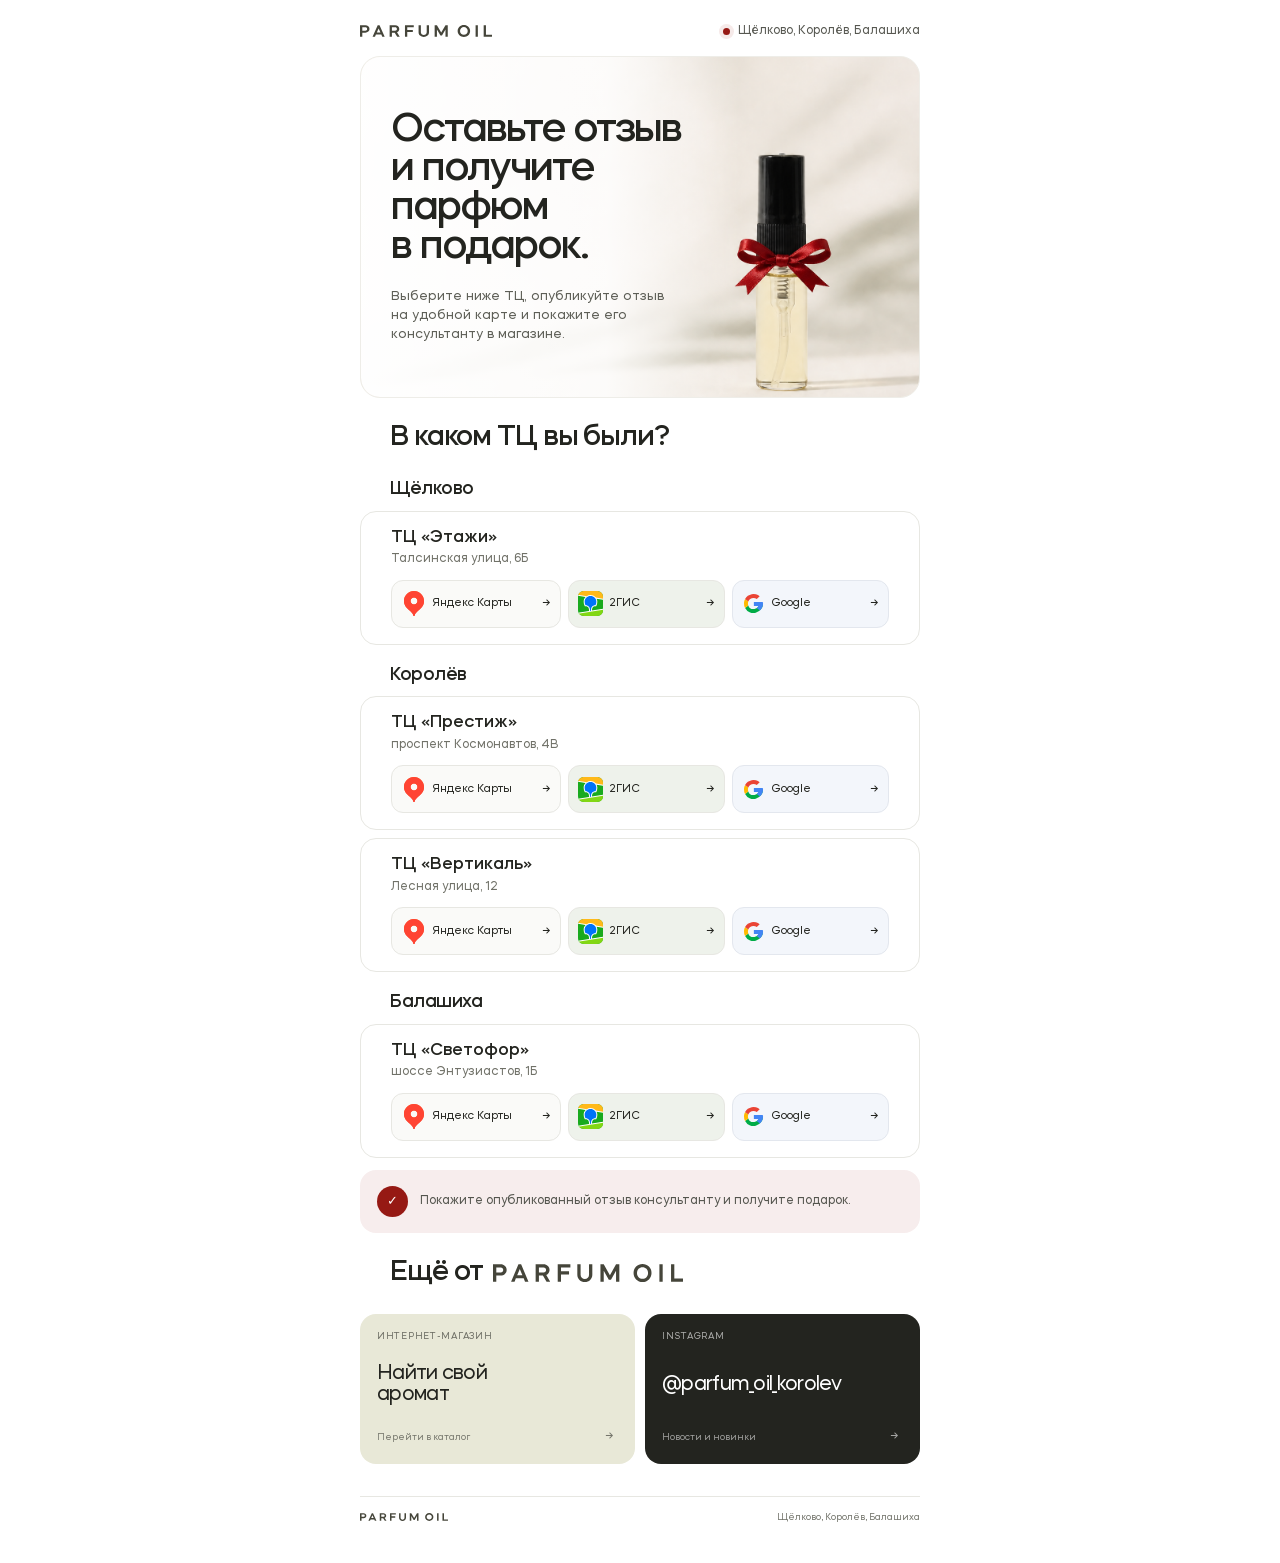
<file: shchelkovo-korolev-balashikha/index.html>
<!doctype html>
<html lang="ru">
  <head>
    <meta charset="UTF-8" />
    <meta name="viewport" content="width=device-width, initial-scale=1" />
    <meta name="theme-color" content="#ffffff" />
    <meta name="description" content="Адреса PARFUM OIL в Щёлкове, Королёве и Балашихе и ссылки для публикации отзыва." />
    <title>PARFUM OIL — Щёлково, Королёв и Балашиха</title>
    <link rel="preload" href="../MazzardH-Regular.ttf" as="font" type="font/ttf" crossorigin />
    <link rel="preload" href="../MazzardH-Medium.ttf" as="font" type="font/ttf" crossorigin />
    <link rel="stylesheet" href="../styles.css?v=5" />
  </head>
  <body>
    <main class="page-shell">
      <header class="topbar"><a class="wordmark" href="#top" aria-label="PARFUM OIL — начало страницы"><img src="../logo_parfumoil.svg" alt="PARFUM OIL" /></a><span class="city"><i aria-hidden="true"></i>Щёлково, Королёв, Балашиха</span></header>
      <section class="hero" id="top" aria-labelledby="hero-title"><img class="hero-image" src="../assets/banner-variants/banner-01-new-sample-gift-crisp-v2.png" alt="Пробник парфюма PARFUM OIL с подарочным бантом" /><div class="hero-copy"><h1 id="hero-title">Оставьте отзыв<br />и получите<br />парфюм<br />в подарок.</h1><p>Выберите ниже ТЦ, опубликуйте отзыв на удобной карте и покажите его консультанту в магазине.</p></div></section>
      <section class="locations" aria-labelledby="locations-title">
        <div class="section-heading"><h2 id="locations-title">В каком ТЦ вы были?</h2></div>
        <div class="location-list">
          <h3 class="location-city">Щёлково</h3>
          <article class="location-card"><div class="location-copy"><div><h3>ТЦ «Этажи»</h3><p>Талсинская улица, 6Б</p></div></div><div class="map-links"><a href="https://yandex.ru/maps/org/parfum_oil/17021492555/?ll=37.988164%2C55.927256&amp;z=16" target="_blank" rel="noreferrer"><img src="../yandex-maps-logo.svg" alt="" /><span class="platform-name">Яндекс<span class="maps-word"> Карты</span></span><b aria-hidden="true">↗</b></a><a class="gis" href="https://2gis.ru/shchelkovo/firm/70000001079639403" target="_blank" rel="noreferrer"><img src="../2gis-icon-logo.svg" alt="" /><span class="platform-name">2ГИС</span><b aria-hidden="true">↗</b></a><a class="google" href="https://www.google.com/maps/place/Parfum+Oil/@55.927256,37.988163,17z/data=!4m6!3m5!1s0x46b52dfba67f5917:0xb892de9906dec73d!8m2!3d55.927256!4d37.988163!16s%2Fg%2F11z7csd_27?entry=ttu&amp;g_ep=EgoyMDI2MDkwMi4wIKXMDSoASAFQAw%3D%3D" target="_blank" rel="noreferrer"><img src="../google-logo-search-new-svgrepo-com.svg" alt="" /><span class="platform-name">Google</span><b aria-hidden="true">↗</b></a></div></article>
          <h3 class="location-city">Королёв</h3>
          <article class="location-card"><div class="location-copy"><div><h3>ТЦ «Престиж»</h3><p>проспект Космонавтов, 4В</p></div></div><div class="map-links"><a href="https://yandex.ru/maps/org/parfum_oil/147851690043/?ll=37.867601%2C55.920537&amp;z=16" target="_blank" rel="noreferrer"><img src="../yandex-maps-logo.svg" alt="" /><span class="platform-name">Яндекс<span class="maps-word"> Карты</span></span><b aria-hidden="true">↗</b></a><a class="gis" href="https://2gis.ru/korolev/firm/70000001064887061" target="_blank" rel="noreferrer"><img src="../2gis-icon-logo.svg" alt="" /><span class="platform-name">2ГИС</span><b aria-hidden="true">↗</b></a><a class="google" href="https://www.google.com/maps?cid=14287704160475510344" target="_blank" rel="noreferrer"><img src="../google-logo-search-new-svgrepo-com.svg" alt="" /><span class="platform-name">Google</span><b aria-hidden="true">↗</b></a></div></article>
          <article class="location-card"><div class="location-copy"><div><h3>ТЦ «Вертикаль»</h3><p>Лесная улица, 12</p></div></div><div class="map-links"><a href="https://yandex.ru/maps/org/parfum_oil/135995816741/?ll=37.843203%2C55.933953&amp;z=16" target="_blank" rel="noreferrer"><img src="../yandex-maps-logo.svg" alt="" /><span class="platform-name">Яндекс<span class="maps-word"> Карты</span></span><b aria-hidden="true">↗</b></a><a class="gis" href="https://2gis.ru/korolev/firm/70000001114214383" target="_blank" rel="noreferrer"><img src="../2gis-icon-logo.svg" alt="" /><span class="platform-name">2ГИС</span><b aria-hidden="true">↗</b></a><a class="google" href="https://www.google.com/maps/place/Parfum+Oil/@55.9335883,37.8434599,17z/data=!3m1!4b1!4m6!3m5!1s0x46b533e40dafbfa7:0xf36168556c14e5d6!8m2!3d55.9335883!4d37.8434599!16s%2Fg%2F11njmdkypz?entry=ttu&amp;g_ep=EgoyMDI2MDkwMi4wIKXMDSoASAFQAw%3D%3D" target="_blank" rel="noreferrer"><img src="../google-logo-search-new-svgrepo-com.svg" alt="" /><span class="platform-name">Google</span><b aria-hidden="true">↗</b></a></div></article>
          <h3 class="location-city">Балашиха</h3>
          <article class="location-card"><div class="location-copy"><div><h3>ТЦ «Светофор»</h3><p>шоссе Энтузиастов, 1Б</p></div></div><div class="map-links"><a href="https://yandex.ru/maps/org/parfum_oil/38988634563/?ll=37.926674%2C55.794295&amp;z=16" target="_blank" rel="noreferrer"><img src="../yandex-maps-logo.svg" alt="" /><span class="platform-name">Яндекс<span class="maps-word"> Карты</span></span><b aria-hidden="true">↗</b></a><a class="gis" href="https://2gis.ru/firm/70000001109596101" target="_blank" rel="noreferrer"><img src="../2gis-icon-logo.svg" alt="" /><span class="platform-name">2ГИС</span><b aria-hidden="true">↗</b></a><a class="google" href="https://www.google.com/maps/place/Parfum+Oil/@55.794295,37.9266741,17z/data=!4m6!3m5!1s0x414acd39e8ac0dfd:0x985dd639169b4017!8m2!3d55.794295!4d37.9266741!16s%2Fg%2F11njmjz3js?entry=ttu&amp;g_ep=EgoyMDI2MDkwMi4wIKXMDSoASAFQAw%3D%3D" target="_blank" rel="noreferrer"><img src="../google-logo-search-new-svgrepo-com.svg" alt="" /><span class="platform-name">Google</span><b aria-hidden="true">↗</b></a></div></article>
        </div>
      </section>
      <aside class="reward-note"><span aria-hidden="true">✓</span><p>Покажите опубликованный отзыв консультанту и получите подарок.</p></aside>
      <section class="discover" aria-labelledby="discover-title"><h2 id="discover-title"><span>Ещё от</span><img class="heading-logo" src="../logo_parfumoil.svg" alt="PARFUM OIL" /></h2><div class="discover-grid"><a class="discover-card shop-card" href="https://parfumoil.ru/1" target="_blank" rel="noreferrer"><span>Интернет-магазин</span><strong>Найти свой аромат</strong><small>Перейти в каталог <b aria-hidden="true">↗</b></small></a><a class="discover-card instagram-card" href="https://www.instagram.com/parfum_oil_korolev?igsh=MWt2bW9hMmZnNm00MQ==" target="_blank" rel="noreferrer"><span>Instagram</span><strong>@parfum_oil_korolev</strong><small>Новости и новинки <b aria-hidden="true">↗</b></small></a></div></section>
      <footer><img class="footer-logo" src="../logo_parfumoil.svg" alt="PARFUM OIL" /><small>Щёлково, Королёв, Балашиха</small></footer>
    </main>
  </body>
</html>
</file>
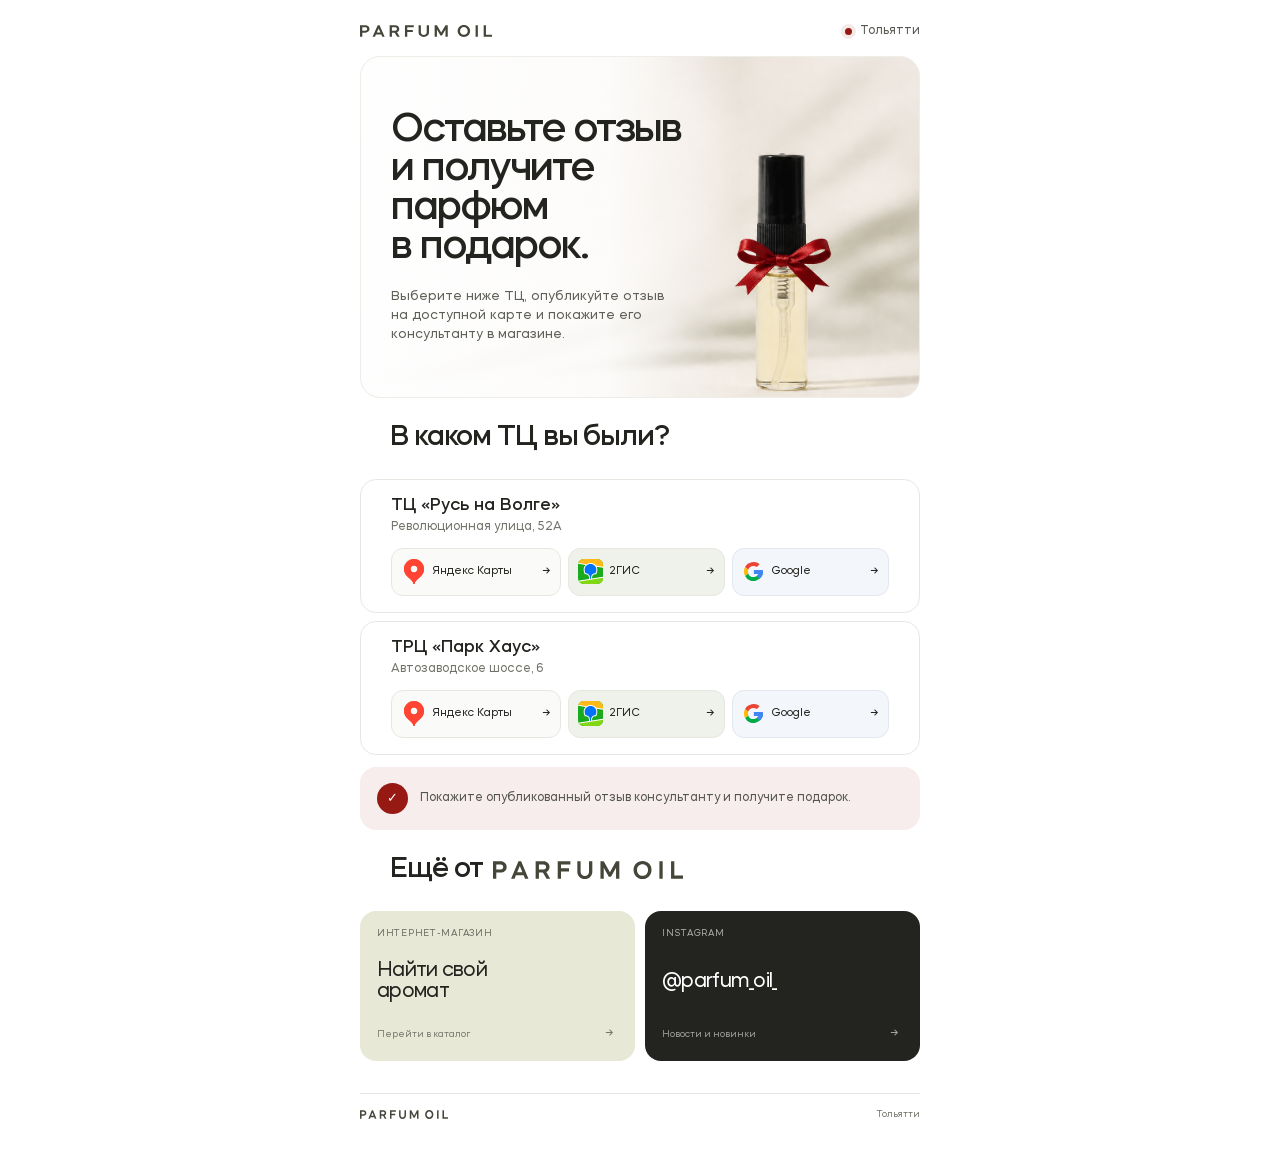
<file: tolyatti/index.html>
<!doctype html>
<html lang="ru">
  <head>
    <meta charset="UTF-8" />
    <meta name="viewport" content="width=device-width, initial-scale=1" />
    <meta name="theme-color" content="#ffffff" />
    <meta name="description" content="Адреса PARFUM OIL в Тольятти и ссылки для публикации отзыва." />
    <title>PARFUM OIL — Тольятти</title>
    <link rel="preload" href="../MazzardH-Regular.ttf" as="font" type="font/ttf" crossorigin />
    <link rel="preload" href="../MazzardH-Medium.ttf" as="font" type="font/ttf" crossorigin />
    <link rel="stylesheet" href="../styles.css?v=5" />
  </head>
  <body>
    <main class="page-shell">
      <header class="topbar">
        <a class="wordmark" href="#top" aria-label="PARFUM OIL — начало страницы"><img src="../logo_parfumoil.svg" alt="PARFUM OIL" /></a>
        <span class="city"><i aria-hidden="true"></i>Тольятти</span>
      </header>

      <section class="hero" id="top" aria-labelledby="hero-title">
        <img class="hero-image" src="../assets/banner-variants/banner-01-new-sample-gift-crisp-v2.png" alt="Пробник парфюма PARFUM OIL с подарочным бантом" />
        <div class="hero-copy">
          <h1 id="hero-title">Оставьте отзыв<br />и получите<br />парфюм<br />в подарок.</h1>
          <p>Выберите ниже ТЦ, опубликуйте отзыв на доступной карте и покажите его консультанту в магазине.</p>
        </div>
      </section>

      <section class="locations" aria-labelledby="locations-title">
        <div class="section-heading"><h2 id="locations-title">В каком ТЦ вы были?</h2></div>
        <div class="location-list">
          <article class="location-card">
            <div class="location-copy"><div><h3>ТЦ «Русь на Волге»</h3><p>Революционная улица, 52А</p></div></div>
            <div class="map-links">
              <a href="https://yandex.ru/maps/-/CTdfECMO" target="_blank" rel="noreferrer"><img src="../yandex-maps-logo.svg" alt="" /><span class="platform-name">Яндекс<span class="maps-word"> Карты</span></span><b aria-hidden="true">↗</b></a>
              <a class="gis" href="https://go.2gis.com/YGrmN" target="_blank" rel="noreferrer"><img src="../2gis-icon-logo.svg" alt="" /><span class="platform-name">2ГИС</span><b aria-hidden="true">↗</b></a>
              <a class="google" href="https://maps.app.goo.gl/BFAGGbDBQbbmxCys8" target="_blank" rel="noreferrer"><img src="../google-logo-search-new-svgrepo-com.svg" alt="" /><span class="platform-name">Google</span><b aria-hidden="true">↗</b></a>
            </div>
          </article>
          <article class="location-card">
            <div class="location-copy"><div><h3>ТРЦ «Парк Хаус»</h3><p>Автозаводское шоссе, 6</p></div></div>
            <div class="map-links">
              <a href="https://yandex.ru/maps/org/park_khaus/1089967033/?ll=49.390497%2C53.541774&amp;z=17" target="_blank" rel="noreferrer"><img src="../yandex-maps-logo.svg" alt="" /><span class="platform-name">Яндекс<span class="maps-word"> Карты</span></span><b aria-hidden="true">↗</b></a>
              <a class="gis" href="https://go.2gis.com/LGucm" target="_blank" rel="noreferrer"><img src="../2gis-icon-logo.svg" alt="" /><span class="platform-name">2ГИС</span><b aria-hidden="true">↗</b></a>
              <a class="google" href="https://maps.app.goo.gl/tfJm92UVAKTNxH2s6" target="_blank" rel="noreferrer"><img src="../google-logo-search-new-svgrepo-com.svg" alt="" /><span class="platform-name">Google</span><b aria-hidden="true">↗</b></a>
            </div>
          </article>
        </div>
      </section>

      <aside class="reward-note"><span aria-hidden="true">✓</span><p>Покажите опубликованный отзыв консультанту и получите подарок.</p></aside>
      <section class="discover" aria-labelledby="discover-title">
        <h2 id="discover-title"><span>Ещё от</span><img class="heading-logo" src="../logo_parfumoil.svg" alt="PARFUM OIL" /></h2>
        <div class="discover-grid">
          <a class="discover-card shop-card" href="https://parfumoil.ru/1" target="_blank" rel="noreferrer"><span>Интернет-магазин</span><strong>Найти свой аромат</strong><small>Перейти в каталог <b aria-hidden="true">↗</b></small></a>
          <a class="discover-card instagram-card" href="https://www.instagram.com/parfum_oil_/" target="_blank" rel="noreferrer"><span>Instagram</span><strong>@parfum_oil_</strong><small>Новости и новинки <b aria-hidden="true">↗</b></small></a>
        </div>
      </section>
      <footer><img class="footer-logo" src="../logo_parfumoil.svg" alt="PARFUM OIL" /><small>Тольятти</small></footer>
    </main>
  </body>
</html>
</file>
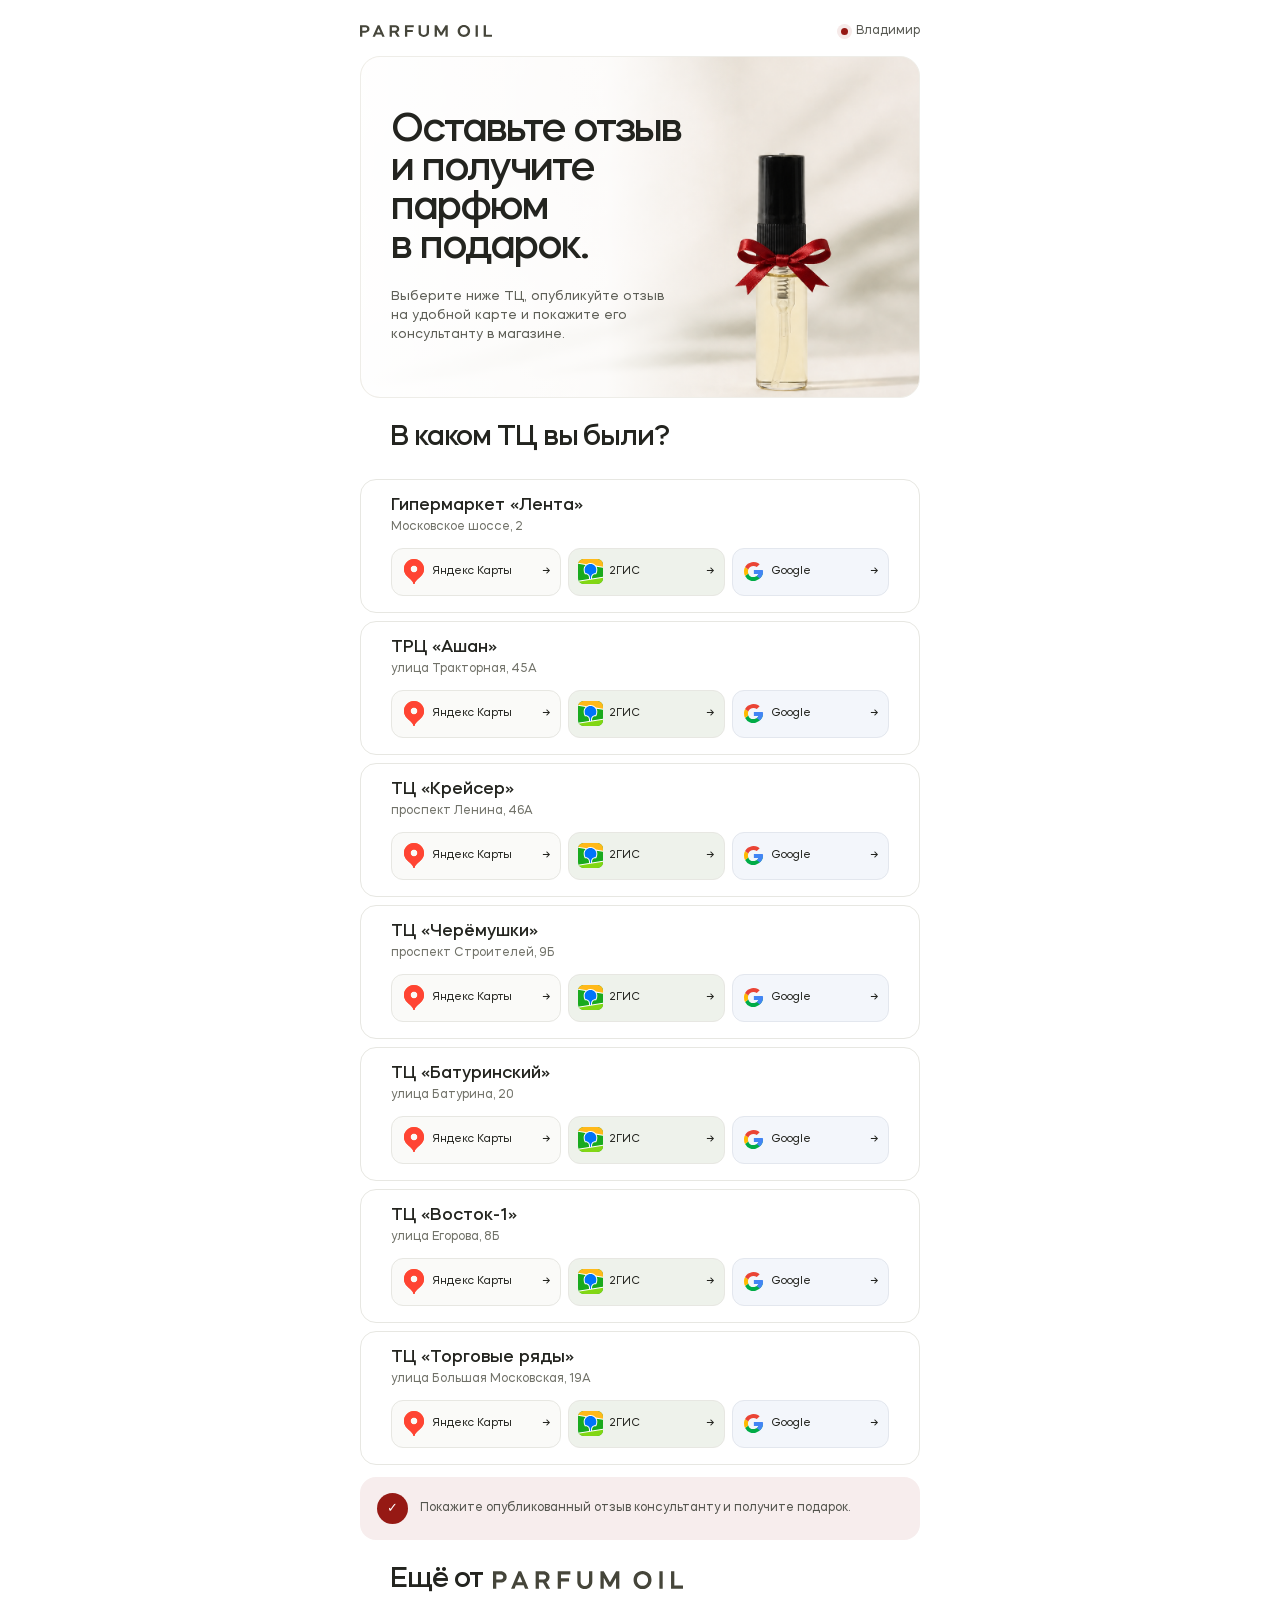
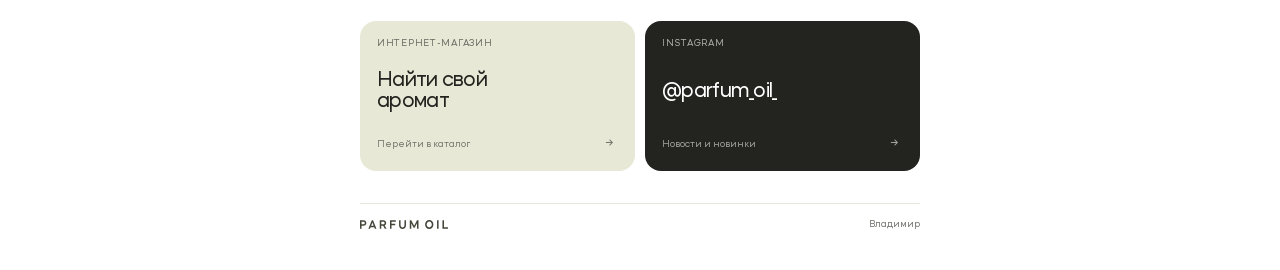
<file: vladimir/index.html>
<!doctype html>
<html lang="ru">
  <head>
    <meta charset="UTF-8" />
    <meta name="viewport" content="width=device-width, initial-scale=1" />
    <meta name="theme-color" content="#ffffff" />
    <meta name="description" content="Адреса PARFUM OIL во Владимире и ссылки для публикации отзыва." />
    <title>PARFUM OIL — Владимир</title>
    <link rel="preload" href="../MazzardH-Regular.ttf" as="font" type="font/ttf" crossorigin />
    <link rel="preload" href="../MazzardH-Medium.ttf" as="font" type="font/ttf" crossorigin />
    <link rel="stylesheet" href="../styles.css?v=5" />
  </head>
  <body>
    <main class="page-shell">
      <header class="topbar">
        <a class="wordmark" href="#top" aria-label="PARFUM OIL — начало страницы"><img src="../logo_parfumoil.svg" alt="PARFUM OIL" /></a>
        <span class="city"><i aria-hidden="true"></i>Владимир</span>
      </header>

      <section class="hero" id="top" aria-labelledby="hero-title">
        <img class="hero-image" src="../assets/banner-variants/banner-01-new-sample-gift-crisp-v2.png" alt="Пробник парфюма PARFUM OIL с подарочным бантом" />
        <div class="hero-copy">
          <h1 id="hero-title">Оставьте отзыв<br />и получите<br />парфюм<br />в подарок.</h1>
          <p>Выберите ниже ТЦ, опубликуйте отзыв на удобной карте и покажите его консультанту в магазине.</p>
        </div>
      </section>

      <section class="locations" aria-labelledby="locations-title">
        <div class="section-heading"><h2 id="locations-title">В каком ТЦ вы были?</h2></div>
        <div class="location-list">
          <article class="location-card">
            <div class="location-copy"><div><h3>Гипермаркет «Лента»</h3><p>Московское шоссе, 2</p></div></div>
            <div class="map-links">
              <a href="https://yandex.ru/maps/org/parfum_oil/127367075917/?ll=40.332488%2C56.114812&amp;z=16" target="_blank" rel="noreferrer"><img src="../yandex-maps-logo.svg" alt="" /><span class="platform-name">Яндекс<span class="maps-word"> Карты</span></span><b aria-hidden="true">↗</b></a>
              <a class="gis" href="https://2gis.ru/vladimir/firm/70000001065630671" target="_blank" rel="noreferrer"><img src="../2gis-icon-logo.svg" alt="" /><span class="platform-name">2ГИС</span><b aria-hidden="true">↗</b></a>
              <a class="google" href="https://www.google.com/maps/place/Parfum+Oil/@56.114811,40.332488,17z/data=!4m6!3m5!1s0x414c7914a2f483d7:0x20fe1bfa1ebe7dbf!8m2!3d56.114811!4d40.332488!16s%2Fg%2F11z3mmhj2s?entry=ttu&amp;g_ep=EgoyMDI2MDkwMi4wIKXMDSoASAFQAw%3D%3D" target="_blank" rel="noreferrer"><img src="../google-logo-search-new-svgrepo-com.svg" alt="" /><span class="platform-name">Google</span><b aria-hidden="true">↗</b></a>
            </div>
          </article>
          <article class="location-card">
            <div class="location-copy"><div><h3>ТРЦ «Ашан»</h3><p>улица Тракторная, 45А</p></div></div>
            <div class="map-links">
              <a href="https://yandex.ru/maps/org/parfum_oil/34634408096/?ll=40.388165%2C56.150489&amp;z=13" target="_blank" rel="noreferrer"><img src="../yandex-maps-logo.svg" alt="" /><span class="platform-name">Яндекс<span class="maps-word"> Карты</span></span><b aria-hidden="true">↗</b></a>
              <a class="gis" href="https://2gis.ru/vladimir/firm/70000001050577940" target="_blank" rel="noreferrer"><img src="../2gis-icon-logo.svg" alt="" /><span class="platform-name">2ГИС</span><b aria-hidden="true">↗</b></a>
              <a class="google" href="https://www.google.com/maps/place/Parfum+Oil/@56.1492735,40.3871079,17z/data=!4m6!3m5!1s0x414c7bec0757e297:0x5cc21675d7ed7909!8m2!3d56.1492735!4d40.3871079!16s%2Fg%2F11p5zs96x6?entry=ttu&amp;g_ep=EgoyMDI2MDkwMi4wIKXMDSoASAFQAw%3D%3D" target="_blank" rel="noreferrer"><img src="../google-logo-search-new-svgrepo-com.svg" alt="" /><span class="platform-name">Google</span><b aria-hidden="true">↗</b></a>
            </div>
          </article>
          <article class="location-card">
            <div class="location-copy"><div><h3>ТЦ «Крейсер»</h3><p>проспект Ленина, 46А</p></div></div>
            <div class="map-links">
              <a href="https://yandex.ru/maps/org/parfum_oil/212691032117/?ll=40.351739%2C56.118616&amp;z=16" target="_blank" rel="noreferrer"><img src="../yandex-maps-logo.svg" alt="" /><span class="platform-name">Яндекс<span class="maps-word"> Карты</span></span><b aria-hidden="true">↗</b></a>
              <a class="gis" href="https://2gis.ru/vladimir/firm/70000001036228001" target="_blank" rel="noreferrer"><img src="../2gis-icon-logo.svg" alt="" /><span class="platform-name">2ГИС</span><b aria-hidden="true">↗</b></a>
              <a class="google" href="https://www.google.com/maps/place/Parfum+Oil/@56.118668,40.3520221,17z/data=!4m6!3m5!1s0x414c7b87ff250bcd:0x25c41cae2d943c8a!8m2!3d56.118668!4d40.3520221!16s%2Fg%2F11r_mqjgnb?entry=ttu&amp;g_ep=EgoyMDI2MDkwMi4wIKXMDSoASAFQAw%3D%3D" target="_blank" rel="noreferrer"><img src="../google-logo-search-new-svgrepo-com.svg" alt="" /><span class="platform-name">Google</span><b aria-hidden="true">↗</b></a>
            </div>
          </article>
          <article class="location-card">
            <div class="location-copy"><div><h3>ТЦ «Черёмушки»</h3><p>проспект Строителей, 9Б</p></div></div>
            <div class="map-links">
              <a href="https://yandex.ru/maps/org/parfum_oil/167887578326/?ll=40.365251%2C56.138885&amp;z=15" target="_blank" rel="noreferrer"><img src="../yandex-maps-logo.svg" alt="" /><span class="platform-name">Яндекс<span class="maps-word"> Карты</span></span><b aria-hidden="true">↗</b></a>
              <a class="gis" href="https://2gis.ru/vladimir/firm/70000001063613644" target="_blank" rel="noreferrer"><img src="../2gis-icon-logo.svg" alt="" /><span class="platform-name">2ГИС</span><b aria-hidden="true">↗</b></a>
              <a class="google" href="https://www.google.com/maps/place/Parfum+Oil/@56.138854,40.365564,17z/data=!3m1!4b1!4m6!3m5!1s0x414c7b84ffc4e1bf:0x76f181f765ff16ab!8m2!3d56.138854!4d40.365564!16s%2Fg%2F11n9w2c91g?entry=ttu&amp;g_ep=EgoyMDI2MDkwMi4wIKXMDSoASAFQAw%3D%3D" target="_blank" rel="noreferrer"><img src="../google-logo-search-new-svgrepo-com.svg" alt="" /><span class="platform-name">Google</span><b aria-hidden="true">↗</b></a>
            </div>
          </article>
          <article class="location-card">
            <div class="location-copy"><div><h3>ТЦ «Батуринский»</h3><p>улица Батурина, 20</p></div></div>
            <div class="map-links">
              <a href="https://yandex.ru/maps/org/parfum_oil/116597684224/?ll=40.406973%2C56.139901&amp;z=14" target="_blank" rel="noreferrer"><img src="../yandex-maps-logo.svg" alt="" /><span class="platform-name">Яндекс<span class="maps-word"> Карты</span></span><b aria-hidden="true">↗</b></a>
              <a class="gis" href="https://2gis.ru/vladimir/firm/70000001052655644" target="_blank" rel="noreferrer"><img src="../2gis-icon-logo.svg" alt="" /><span class="platform-name">2ГИС</span><b aria-hidden="true">↗</b></a>
              <a class="google" href="https://www.google.com/maps?cid=11180846037094047340" target="_blank" rel="noreferrer"><img src="../google-logo-search-new-svgrepo-com.svg" alt="" /><span class="platform-name">Google</span><b aria-hidden="true">↗</b></a>
            </div>
          </article>
          <article class="location-card">
            <div class="location-copy"><div><h3>ТЦ «Восток-1»</h3><p>улица Егорова, 8Б</p></div></div>
            <div class="map-links">
              <a href="https://yandex.ru/maps/org/parfum_oil/45698524443/?ll=40.476404%2C56.170118&amp;z=13" target="_blank" rel="noreferrer"><img src="../yandex-maps-logo.svg" alt="" /><span class="platform-name">Яндекс<span class="maps-word"> Карты</span></span><b aria-hidden="true">↗</b></a>
              <a class="gis" href="https://2gis.ru/vladimir/firm/70000001038868559" target="_blank" rel="noreferrer"><img src="../2gis-icon-logo.svg" alt="" /><span class="platform-name">2ГИС</span><b aria-hidden="true">↗</b></a>
              <a class="google" href="https://www.google.com/maps?cid=7108860888943173285" target="_blank" rel="noreferrer"><img src="../google-logo-search-new-svgrepo-com.svg" alt="" /><span class="platform-name">Google</span><b aria-hidden="true">↗</b></a>
            </div>
          </article>
          <article class="location-card">
            <div class="location-copy"><div><h3>ТЦ «Торговые ряды»</h3><p>улица Большая Московская, 19А</p></div></div>
            <div class="map-links">
              <a href="https://yandex.ru/maps/org/parfum_oil/208429294974/?ll=40.402727%2C56.128686&amp;z=16" target="_blank" rel="noreferrer"><img src="../yandex-maps-logo.svg" alt="" /><span class="platform-name">Яндекс<span class="maps-word"> Карты</span></span><b aria-hidden="true">↗</b></a>
              <a class="gis" href="https://2gis.ru/vladimir/firm/70000001081146100" target="_blank" rel="noreferrer"><img src="../2gis-icon-logo.svg" alt="" /><span class="platform-name">2ГИС</span><b aria-hidden="true">↗</b></a>
              <a class="google" href="https://www.google.com/maps?cid=11930685569567985302" target="_blank" rel="noreferrer"><img src="../google-logo-search-new-svgrepo-com.svg" alt="" /><span class="platform-name">Google</span><b aria-hidden="true">↗</b></a>
            </div>
          </article>
        </div>
      </section>

      <aside class="reward-note"><span aria-hidden="true">✓</span><p>Покажите опубликованный отзыв консультанту и получите подарок.</p></aside>
      <section class="discover" aria-labelledby="discover-title">
        <h2 id="discover-title"><span>Ещё от</span><img class="heading-logo" src="../logo_parfumoil.svg" alt="PARFUM OIL" /></h2>
        <div class="discover-grid">
          <a class="discover-card shop-card" href="https://parfumoil.ru/1" target="_blank" rel="noreferrer"><span>Интернет-магазин</span><strong>Найти свой аромат</strong><small>Перейти в каталог <b aria-hidden="true">↗</b></small></a>
          <a class="discover-card instagram-card" href="https://www.instagram.com/parfum_oil_/" target="_blank" rel="noreferrer"><span>Instagram</span><strong>@parfum_oil_</strong><small>Новости и новинки <b aria-hidden="true">↗</b></small></a>
        </div>
      </section>
      <footer><img class="footer-logo" src="../logo_parfumoil.svg" alt="PARFUM OIL" /><small>Владимир</small></footer>
    </main>
  </body>
</html>
</file>
<file: styles.css>
@font-face {
  font-family: "Mazzard H";
  src: url("MazzardH-Regular.ttf") format("truetype");
  font-style: normal;
  font-weight: 400;
  font-display: swap;
}

@font-face {
  font-family: "Mazzard H";
  src: url("MazzardH-Medium.ttf") format("truetype");
  font-style: normal;
  font-weight: 500 700;
  font-display: swap;
}

:root {
  --ink: #23241f;
  --muted: #707168;
  --red: #961914;
  --sage: #a8b69b;
  --sage-light: #eef2eb;
  --cream: #f5f1e7;
  --line: #e7e7e2;
  --white: #ffffff;
}

* { box-sizing: border-box; }

html { scroll-behavior: smooth; }

body {
  margin: 0;
  background: var(--white);
  color: var(--ink);
  font-family: "Mazzard H", "Avenir Next", Avenir, Montserrat, Arial, sans-serif;
  font-size: 16px;
  font-weight: 400;
  text-rendering: optimizeLegibility;
  -webkit-font-smoothing: antialiased;
}

a { color: inherit; text-decoration: none; -webkit-tap-highlight-color: transparent; }
h1, h2, h3, p { margin: 0; }
img { display: block; max-width: 100%; }

.page-shell {
  --content-inset: 30px;
  --section-rhythm: 24px;
  width: min(100% - 32px, 560px);
  margin: 0 auto;
  padding: 24px 0 40px;
}

.topbar {
  display: flex;
  align-items: center;
  justify-content: space-between;
  gap: 16px;
  margin-bottom: 18px;
}

.wordmark {
  display: inline-flex;
  align-items: center;
}

.wordmark img { width: 132px; height: auto; }

.city {
  display: inline-flex;
  align-items: center;
  gap: 8px;
  color: #565750;
  font-size: 12px;
}

.city i {
  width: 7px;
  height: 7px;
  border-radius: 50%;
  background: var(--red);
  box-shadow: 0 0 0 4px rgba(150, 25, 20, .09);
}

.hero {
  min-height: 340px;
  position: relative;
  overflow: hidden;
  border: 1px solid #eeede8;
  border-radius: 20px;
  background: var(--cream);
  isolation: isolate;
}

.hero::after {
  content: "";
  position: absolute;
  inset: 0;
  z-index: -1;
  background: linear-gradient(90deg, rgba(255,255,255,.98) 0%, rgba(255,255,255,.83) 44%, rgba(255,255,255,0) 68%);
  pointer-events: none;
}

.hero-image {
  width: 100%;
  height: 100%;
  position: absolute;
  inset: 0;
  z-index: -2;
  object-fit: cover;
  object-position: center;
  transform: translate(3.5%, -4%) scale(1.09);
  transform-origin: center;
}

.hero-copy {
  width: 66%;
  min-height: 340px;
  padding: 30px 0 28px var(--content-inset);
  display: flex;
  flex-direction: column;
  align-items: flex-start;
  justify-content: center;
}

.hero h1 {
  max-width: 330px;
  font-size: clamp(33px, 5.9vw, 40px);
  font-weight: 500;
  line-height: .98;
  letter-spacing: -.05em;
}

.hero p {
  max-width: 290px;
  margin-top: 18px;
  color: #5d5e56;
  font-size: 13px;
  line-height: 1.48;
}

.locations { margin-top: var(--section-rhythm); }

.section-heading {
  margin-bottom: var(--section-rhythm);
  padding-inline: var(--content-inset);
}

.section-heading h2,
.discover h2 {
  font-size: 28px;
  font-weight: 500;
  letter-spacing: -.04em;
}

.location-list { display: grid; gap: 8px; }

.location-city {
  margin: 12px 0 2px;
  padding-inline: var(--content-inset);
  font-size: 18px;
  font-weight: 500;
  line-height: 1.2;
  letter-spacing: -.025em;
}

.location-city:first-child { margin-top: 0; }

.location-card {
  position: relative;
  padding: 16px var(--content-inset);
  border: 1px solid var(--line);
  border-radius: 16px;
  background: var(--white);
}

.location-copy {
  margin-bottom: 12px;
}

.location-card h3 {
  font-size: 17px;
  font-weight: 500;
  line-height: 1.2;
}

.location-card p {
  margin-top: 4px;
  color: var(--muted);
  font-size: 12px;
  line-height: 1.3;
}

.map-links {
  display: grid;
  grid-template-columns: minmax(0, 13fr) repeat(2, minmax(0, 12fr));
  gap: 7px;
}

.map-links a {
  min-width: 0;
  min-height: 48px;
  padding: 8px 9px;
  display: flex;
  align-items: center;
  gap: 6px;
  border: 1px solid var(--line);
  border-radius: 12px;
  background: #fafaf8;
  font-size: 11px;
  transition: transform 150ms ease, border-color 150ms ease, background-color 150ms ease;
}

.map-links a.gis { background: var(--sage-light); }
.map-links a.google {
  background: #f3f6fb;
  border-color: #e3e7ee;
}
.map-links a:hover { transform: translateY(-1px); border-color: #c6c7c0; }
.map-links a:focus-visible { outline: 2px solid var(--red); outline-offset: 2px; }
.map-links a[aria-disabled="true"] {
  cursor: default;
  opacity: .58;
  pointer-events: none;
}
.map-links img { width: 25px; height: 25px; object-fit: contain; flex: 0 0 auto; }
.map-links a:first-child img { width: 21px; margin: 0 2px; }
.map-links a.google img { width: 23px; height: 23px; margin: 0; }
.map-links .platform-name { min-width: 0; white-space: nowrap; }
.map-links b { margin-left: auto; font-size: 0; font-weight: 400; }
.map-links b::before { content: "→"; font-size: 13px; }

.reward-note {
  margin-top: 12px;
  padding: 16px 17px;
  display: grid;
  grid-template-columns: 31px 1fr;
  gap: 12px;
  align-items: center;
  border-radius: 16px;
  background: #f7eded;
}

.reward-note > span {
  width: 31px;
  height: 31px;
  display: grid;
  place-items: center;
  border-radius: 50%;
  background: var(--red);
  color: white;
  font-size: 13px;
}

.reward-note p { color: #53544d; font-size: 12px; line-height: 1.42; }
.reward-note strong { color: var(--ink); font-weight: 600; }

.discover { margin-top: var(--section-rhythm); }
.discover > h2 { margin-left: var(--content-inset); }
.discover h2 { display: flex; align-items: center; gap: 10px; }
.heading-logo { width: 190px; height: auto; }
.discover-grid { display: grid; grid-template-columns: 1fr 1fr; gap: 10px; margin-top: var(--section-rhythm); }

.discover-card {
  min-height: 150px;
  padding: 17px;
  display: flex;
  flex-direction: column;
  align-items: flex-start;
  justify-content: space-between;
  border-radius: 16px;
}

.discover-card > span { font-size: 9px; letter-spacing: .08em; text-transform: uppercase; opacity: .63; }
.discover-card > strong { max-width: 150px; font-size: 20px; font-weight: 400; line-height: 1.05; letter-spacing: -.035em; }
.discover-card > small {
  width: 100%;
  display: flex;
  align-items: center;
  justify-content: space-between;
  gap: 8px;
  font-size: 9px;
  line-height: 1.35;
  opacity: .58;
}
.discover-card b { font-size: 0; font-weight: 400; }
.discover-card b {
  width: 18px;
  height: 18px;
  margin-left: auto;
  display: inline-grid;
  place-items: center;
  flex: 0 0 18px;
  line-height: 1;
}
.discover-card b::before { content: "→"; font-size: 13px; line-height: 1; }
.shop-card { background: #e8e8d7; transition: transform 150ms ease; }
.shop-card:hover { transform: translateY(-2px); }
.shop-card:focus-visible { outline: 2px solid var(--red); outline-offset: 2px; }
.instagram-card { background: var(--ink); color: white; transition: transform 150ms ease; }
.instagram-card:hover { transform: translateY(-2px); }
.instagram-card:focus-visible { outline: 2px solid var(--red); outline-offset: 2px; }

footer {
  margin-top: 32px;
  padding-top: 15px;
  display: flex;
  align-items: center;
  justify-content: space-between;
  border-top: 1px solid var(--line);
}

.footer-logo { width: 88px; height: auto; }
footer small { color: var(--muted); font-size: 9px; }

@media (max-width: 520px) {
  .page-shell {
    --content-inset: 21px;
    width: min(100% - 24px, 560px);
    padding-top: 18px;
  }
  .hero { min-height: 300px; border-radius: 17px; }
  .hero-copy { width: 66%; min-height: 300px; padding: 24px 0 23px var(--content-inset); }
  .hero h1 { font-size: clamp(28px, 7.9vw, 36px); }
  .hero p { max-width: 220px; font-size: 11px; }
  .hero::after { background: linear-gradient(90deg, rgba(255,255,255,.99) 0%, rgba(255,255,255,.87) 47%, rgba(255,255,255,0) 72%); }
  .map-links { gap: 5px; }
  .map-links a { min-height: 46px; padding-inline: 7px; gap: 5px; }
  .map-links img,
  .map-links a.google img { width: 21px; height: 21px; }
  .map-links a:first-child img { width: 19px; margin-inline: 1px; }
  .map-links a span { font-size: 10px; }
  .map-links b::before { font-size: 11px; }
}

@media (max-width: 430px) {
  .map-links .maps-word { display: none; }
}

@media (max-width: 370px) {
  .page-shell { --content-inset: 17px; }
  .wordmark img { width: 118px; }
  .hero { min-height: 290px; }
  .hero-copy { width: 67%; min-height: 290px; padding-left: var(--content-inset); }
  .hero h1 { font-size: 27px; }
  .hero p { font-size: 10px; }
  .map-links a { padding-inline: 5px; gap: 4px; }
  .map-links a span { font-size: 10px; }
  .map-links b { display: none; }
  .discover-card { min-height: 140px; padding: 14px; }
}

@media (prefers-reduced-motion: reduce) {
  html { scroll-behavior: auto; }
  *, *::before, *::after { transition-duration: .01ms !important; }
}
</file>
<file: directory.css>
.directory-page .page-shell {
  padding-bottom: 30px;
}

.directory-intro {
  position: relative;
  min-height: 220px;
  padding: 30px;
  overflow: hidden;
  border: 1px solid #eeede8;
  border-radius: 20px;
  background: var(--cream);
  isolation: isolate;
}

.directory-intro::before,
.directory-intro::after {
  content: "";
  position: absolute;
  z-index: -1;
  border-radius: 50%;
}

.directory-intro::before {
  width: 240px;
  height: 240px;
  right: -68px;
  top: -92px;
  background: rgba(168, 182, 155, .55);
}

.directory-intro::after {
  width: 165px;
  height: 165px;
  right: 54px;
  bottom: -116px;
  border: 28px solid rgba(150, 25, 20, .09);
}

.directory-intro h1 {
  margin-top: 0;
  max-width: 340px;
  font-size: clamp(44px, 10vw, 64px);
  font-weight: 500;
  line-height: .88;
  letter-spacing: -.055em;
}

.directory-intro p {
  max-width: 330px;
  margin-top: 22px;
  color: #5d5e56;
  font-size: 13px;
  line-height: 1.45;
}

.directory-grid {
  display: grid;
  grid-template-columns: repeat(2, minmax(0, 1fr));
  gap: 8px;
  margin-top: 16px;
}

.directory-grid a {
  min-height: 66px;
  padding: 14px 16px;
  display: flex;
  align-items: center;
  justify-content: space-between;
  gap: 10px;
  border: 1px solid var(--line);
  border-radius: 15px;
  background: var(--white);
  transition: transform 150ms ease, border-color 150ms ease, background-color 150ms ease;
}

.directory-grid a:nth-child(4n + 2),
.directory-grid a:nth-child(4n + 3) {
  background: var(--sage-light);
}

.directory-grid a:hover {
  transform: translateY(-1px);
  border-color: #c7c8c0;
}

.directory-grid a:focus-visible {
  outline: 2px solid var(--red);
  outline-offset: 2px;
}

.directory-grid span {
  min-width: 0;
  font-size: 17px;
  font-weight: 500;
  line-height: 1.08;
  letter-spacing: -.025em;
}

.directory-grid b {
  flex: 0 0 auto;
  color: var(--red);
  font-size: 15px;
  font-weight: 400;
}

.directory-page footer {
  margin-top: 24px;
}

@media (max-width: 430px) {
  .directory-intro {
    min-height: 210px;
    padding: 25px 21px;
    border-radius: 17px;
  }

  .directory-intro::before {
    width: 200px;
    height: 200px;
    right: -70px;
    top: -76px;
  }

  .directory-intro h1 {
    font-size: 47px;
  }

  .directory-intro p {
    max-width: 250px;
    font-size: 12px;
  }

  .directory-grid a {
    min-height: 62px;
    padding: 12px 13px;
  }

  .directory-grid span {
    font-size: 15px;
  }
}

@media (max-width: 340px) {
  .directory-grid {
    grid-template-columns: 1fr;
  }
}
</file>
